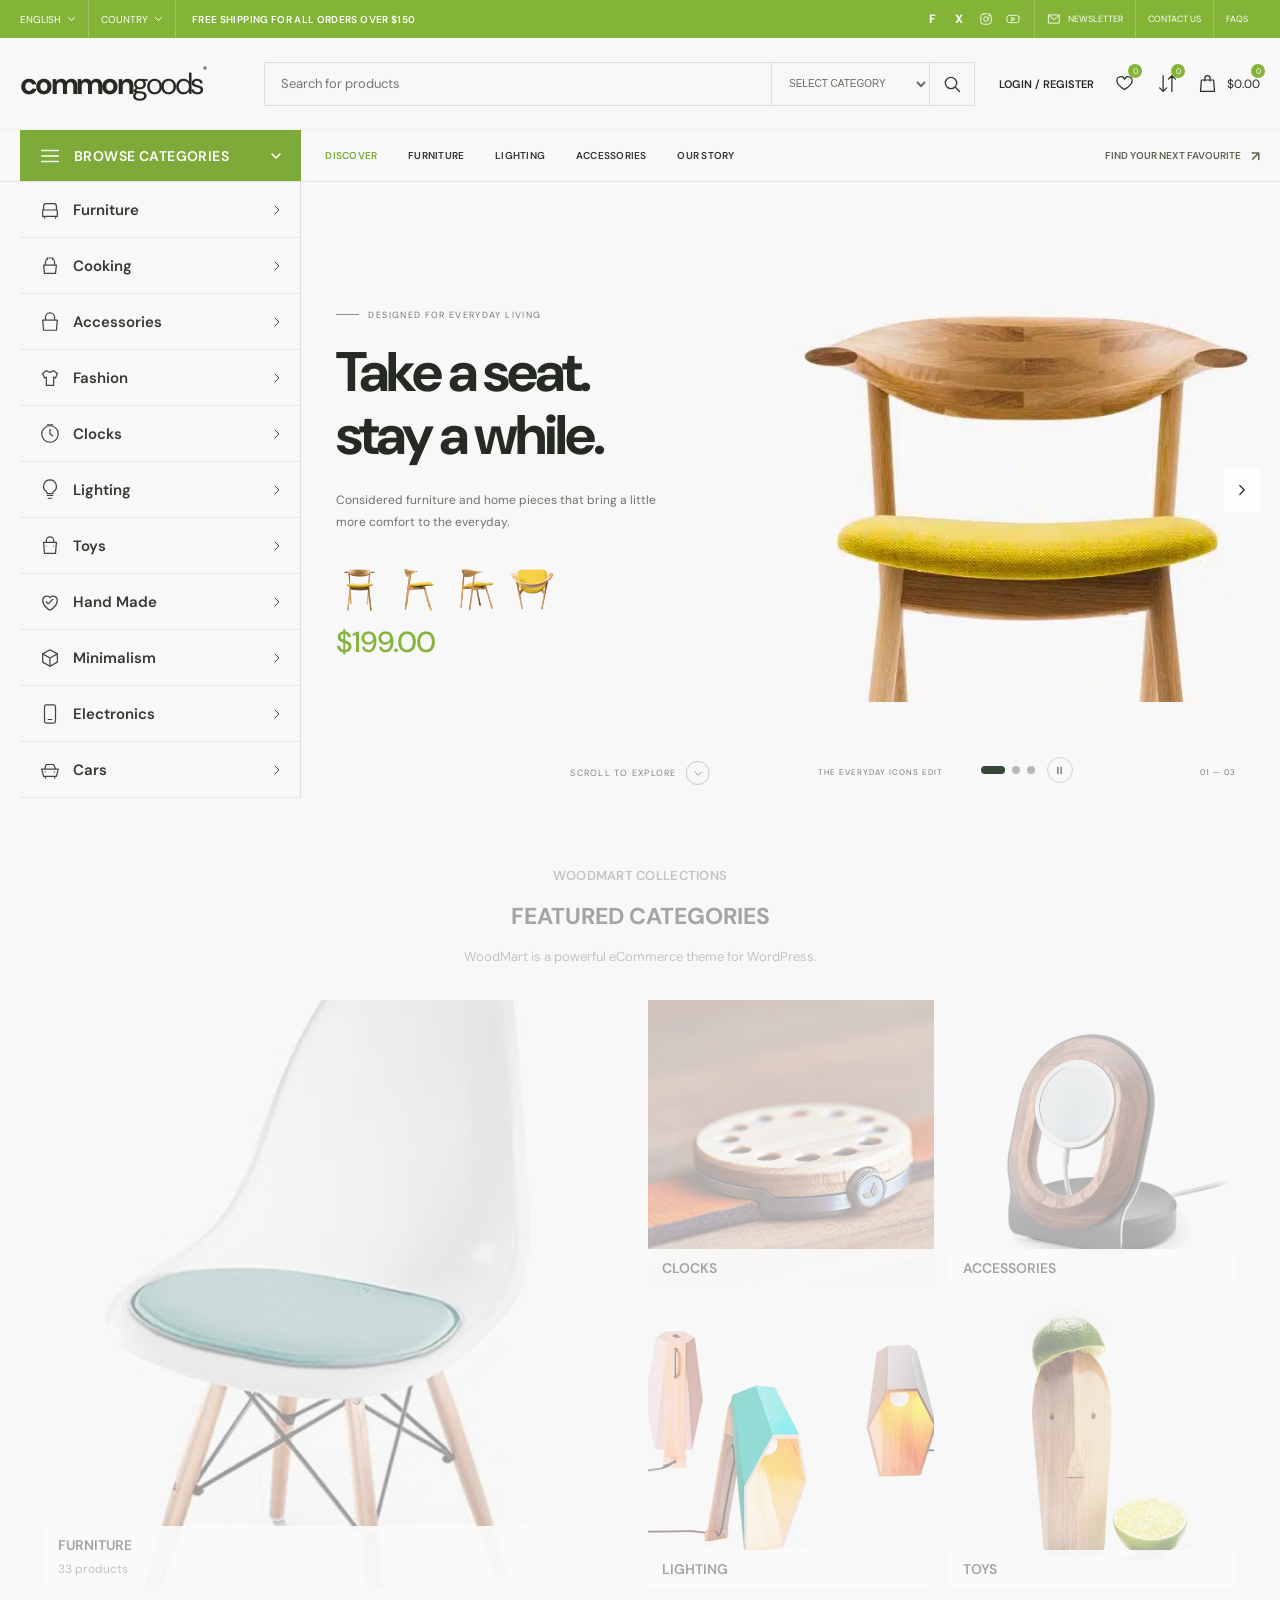
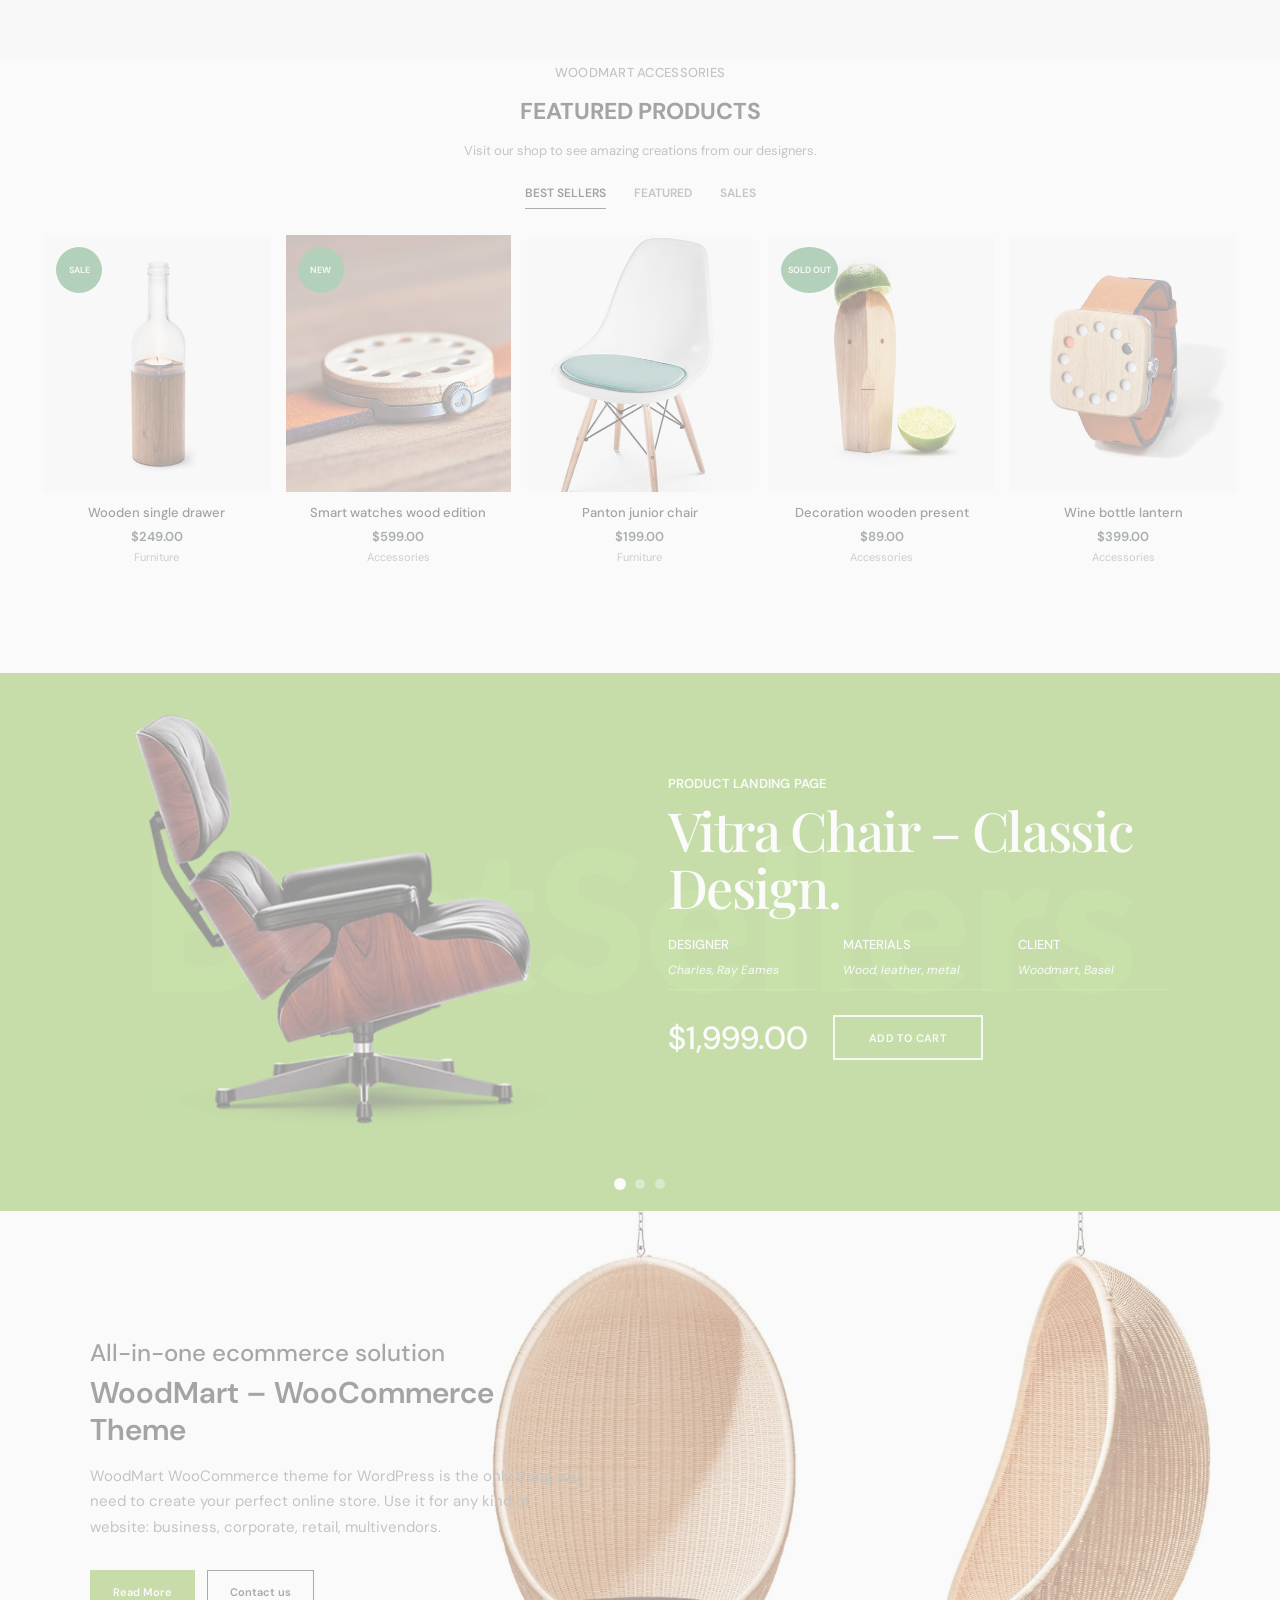
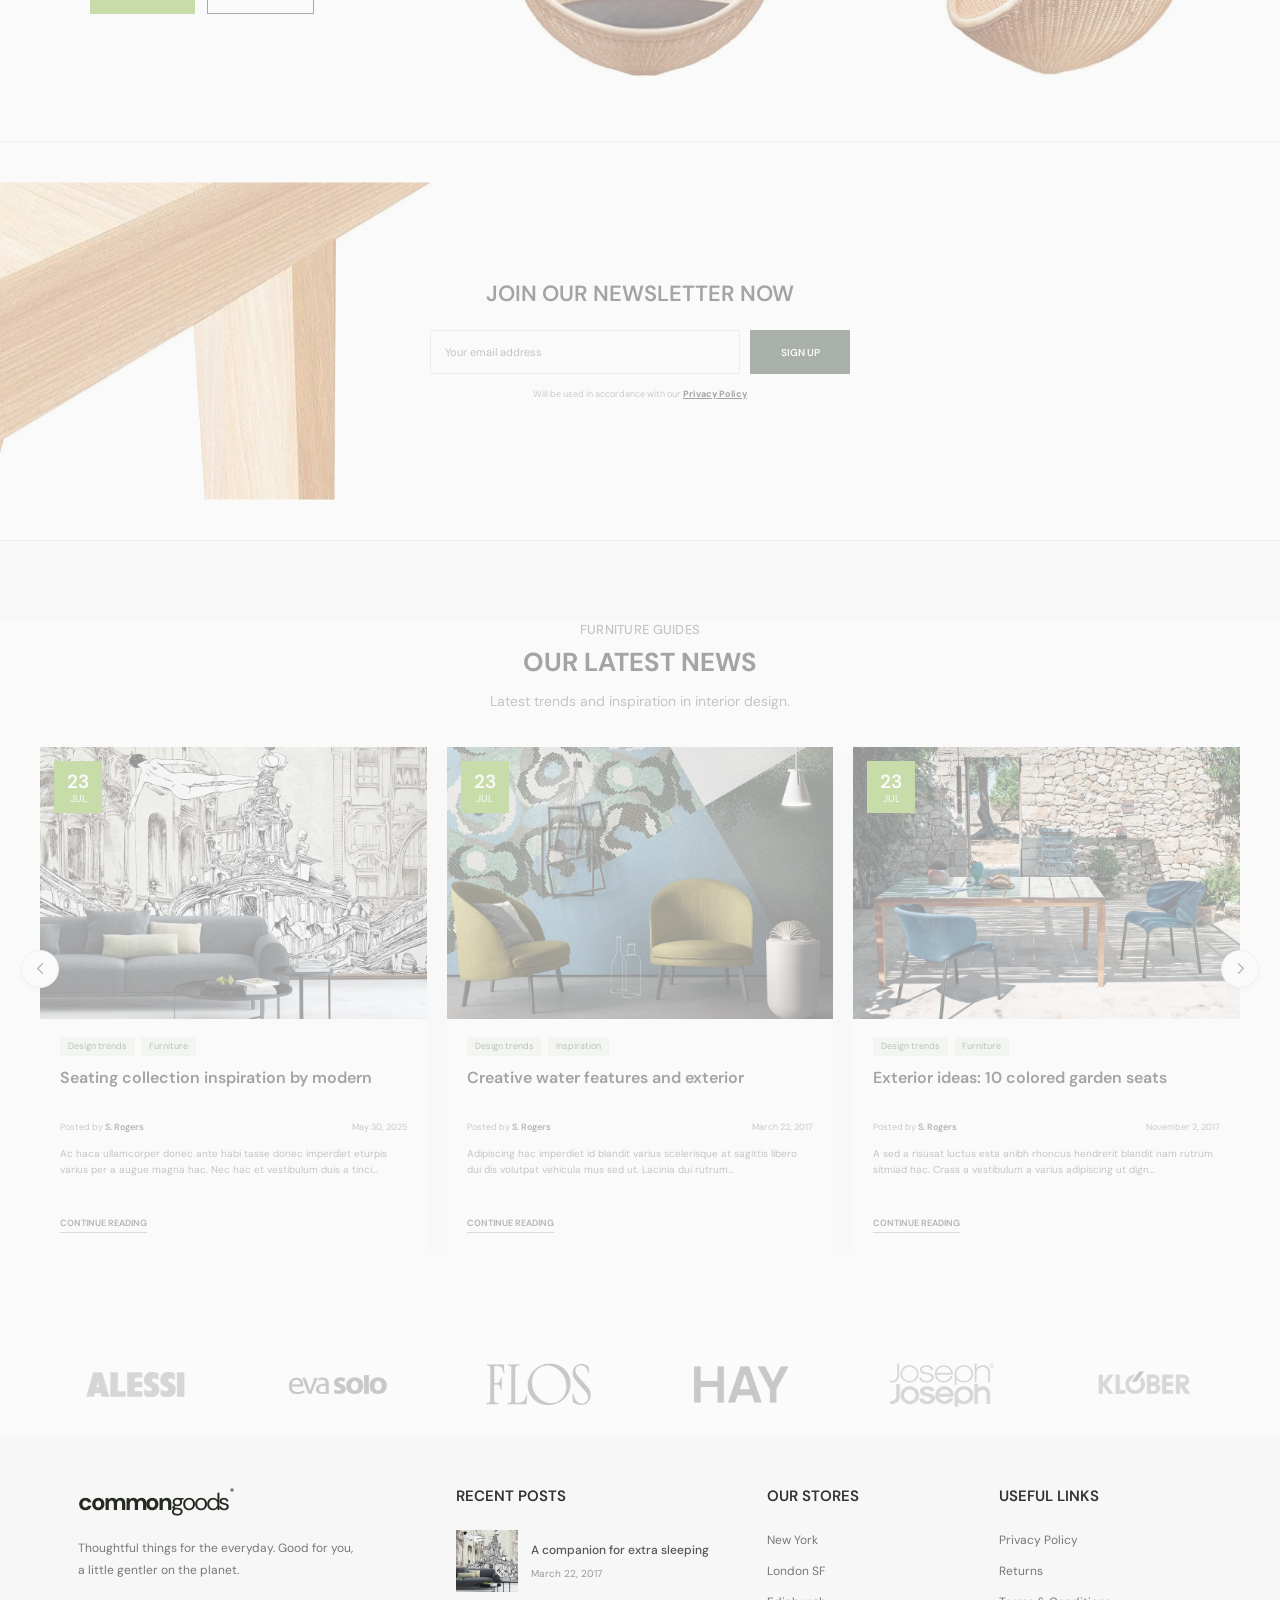
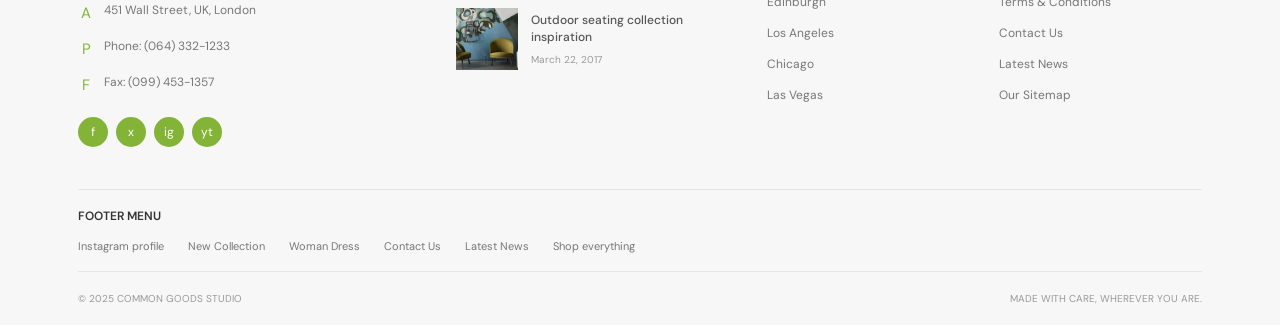
<file: index.html>
<!doctype html>
<html lang="en">
  <head>
    <meta charset="UTF-8" />
    <meta name="viewport" content="width=device-width, initial-scale=1.0" />
    <meta name="theme-color" content="#f8f8f8" />
    <meta
      name="description"
      content="Thoughtful things for the everyday. Discover considered homeware, clothing, and accessories at Common Goods."
    />
    <title>Common Goods — thoughtful things for the everyday</title>
    <link rel="preconnect" href="https://fonts.googleapis.com" />
    <link rel="preconnect" href="https://fonts.gstatic.com" crossorigin />
    <link
      href="https://fonts.googleapis.com/css2?family=DM+Sans:wght@400;500;600;700&family=Playfair+Display:wght@500;600;700&display=swap"
      rel="stylesheet"
    />
    <link rel="stylesheet" href="styles.css?v=18" />
    <script src="app.js?v=9" defer></script>
  </head>
  <body class="home-page">
    <div class="topbar">
      <div class="topbar-inner">
        <div class="topbar-locale" aria-label="Store preferences">
          <button type="button">English <svg viewBox="0 0 12 8" aria-hidden="true"><path d="m2 2 4 4 4-4" /></svg></button>
          <button type="button">Country <svg viewBox="0 0 12 8" aria-hidden="true"><path d="m2 2 4 4 4-4" /></svg></button>
        </div>
        <p class="shipping-message">FREE SHIPPING FOR ALL ORDERS OVER $150</p>
        <div class="topbar-right">
          <div class="topbar-social" aria-label="Social links">
            <a href="#footer" aria-label="Facebook">f</a>
            <a href="#footer" aria-label="X">X</a>
            <a href="#footer" aria-label="Instagram">
              <svg viewBox="0 0 24 24" aria-hidden="true"><rect x="3" y="3" width="18" height="18" rx="5" /><circle cx="12" cy="12" r="4" /><circle cx="17.5" cy="6.5" r=".6" /></svg>
            </a>
            <a href="#footer" aria-label="YouTube">
              <svg viewBox="0 0 24 24" aria-hidden="true"><path d="M22 8.2a2.8 2.8 0 0 0-2-2c-1.8-.5-8-.5-8-.5s-6.2 0-8 .5a2.8 2.8 0 0 0-2 2A29 29 0 0 0 1.5 12 29 29 0 0 0 2 15.8a2.8 2.8 0 0 0 2 2c1.8.5 8 .5 8 .5s6.2 0 8-.5a2.8 2.8 0 0 0 2-2 29 29 0 0 0 .5-3.8 29 29 0 0 0-.5-3.8Z" /><path d="m10 15 5-3-5-3v6Z" /></svg>
            </a>
          </div>
          <a class="topbar-newsletter" href="#newsletter">
            <svg viewBox="0 0 24 24" aria-hidden="true"><path d="M3 5h18v14H3z" /><path d="m3 6 9 7 9-7" /></svg>
            Newsletter
          </a>
          <a href="#footer">Contact us</a>
          <a href="#footer">FAQs</a>
        </div>
      </div>
    </div>

    <header class="site-header">
      <button class="icon-button mobile-menu-button" type="button" aria-label="Open menu" aria-expanded="false">
        <svg viewBox="0 0 24 24" aria-hidden="true"><path d="M3 7h18M3 12h18M3 17h18" /></svg>
      </button>
      <a class="wordmark" href="#" aria-label="Common Goods home">common<span>goods</span><i>®</i></a>
      <form class="header-search-form" role="search">
        <input type="search" placeholder="Search for products" aria-label="Search products" />
        <select class="search-category" aria-label="Choose a product category">
          <option value="All">Select category</option>
          <option value="Furniture">Furniture</option>
          <option value="Lighting">Lighting</option>
          <option value="Accessories">Accessories</option>
        </select>
        <button type="submit" aria-label="Search products">
          <svg viewBox="0 0 24 24" aria-hidden="true"><circle cx="10.8" cy="10.8" r="6.8" /><path d="m16 16 5 5" /></svg>
        </button>
      </form>

      <div class="header-actions">
        <a class="icon-button account-link" href="#footer" aria-label="Your account">
          <span>Login / Register</span>
        </a>
        <button class="icon-button wishlist-header" type="button" aria-label="Wishlist">
          <svg viewBox="0 0 24 24" aria-hidden="true"><path d="M20.7 8.7c0 5.2-8.7 10.1-8.7 10.1S3.3 13.9 3.3 8.7a4.5 4.5 0 0 1 8.7-1.6 4.5 4.5 0 0 1 8.7 1.6Z" /></svg>
          <span class="header-count wishlist-count">0</span>
        </button>
        <button class="icon-button compare-header" type="button" aria-label="Compare">
          <svg viewBox="0 0 24 24" aria-hidden="true"><path d="M7 3v18m0 0-4-4m4 4 4-4M17 21V3m0 0-4 4m4-4 4 4" /></svg>
          <span class="header-count">0</span>
        </button>
        <button class="icon-button cart-toggle" type="button" aria-label="Shopping bag">
          <svg viewBox="0 0 24 24" aria-hidden="true"><path d="M5 8h14l1 13H4L5 8Z" /><path d="M9 9V6a3 3 0 0 1 6 0v3" /></svg>
          <span class="header-count cart-count">0</span>
          <span class="cart-action-label"><strong class="cart-total">$0.00</strong></span>
        </button>
      </div>
    </header>

    <nav class="main-nav" aria-label="Main navigation">
      <div class="nav-inner">
        <div class="category-menu">
          <button class="category-menu-toggle" type="button" aria-expanded="false" aria-controls="category-dropdown">
            <svg viewBox="0 0 24 24" aria-hidden="true"><path d="M3 6h18M3 12h18M3 18h18" /></svg>
            <span>Browse Categories</span>
            <svg class="category-chevron" viewBox="0 0 12 8" aria-hidden="true"><path d="m2 2 4 4 4-4" /></svg>
          </button>
          <div class="category-menu-dropdown" id="category-dropdown" aria-label="Browse categories">
            <a href="furniture.html"><span>Furniture</span><small>33 products</small></a>
            <a href="index.html#shop"><span>Lighting</span><small>17 products</small></a>
            <a href="index.html#shop"><span>Accessories</span><small>12 products</small></a>
            <a href="index.html#shop"><span>Clocks</span><small>12 products</small></a>
            <a href="index.html#shop"><span>Cooking</span><small>12 products</small></a>
            <a href="index.html#shop"><span>Toys</span><small>12 products</small></a>
          </div>
        </div>
        <div class="nav-links">
          <a class="nav-active" href="#shop">Discover</a>
          <a href="furniture.html" data-category="Furniture">Furniture</a>
          <a href="#shop" data-category="Lighting">Lighting</a>
          <a href="#shop" data-category="Accessories">Accessories</a>
          <a href="#story">Our story</a>
        </div>
        <a class="nav-promo" href="#shop">Find your next favourite <span>↗</span></a>
      </div>
    </nav>

    <main>
      <section class="hero" aria-label="Featured furniture" aria-roledescription="carousel">
        <aside class="hero-categories" id="browse-categories" aria-label="Browse categories">
          <button class="hero-categories-toggle" type="button" aria-expanded="false">
            <span>Browse Categories</span><svg viewBox="0 0 12 8" aria-hidden="true"><path d="m2 2 4 4 4-4" /></svg>
          </button>
          <a href="furniture.html" data-category="Furniture">
            <svg viewBox="0 0 24 24" aria-hidden="true"><path d="M5 12V8a3 3 0 0 1 3-3h8a3 3 0 0 1 3 3v4M4 12h16v7H4zM6 19v2m12-2v2" /></svg>
            <span>Furniture</span><svg class="category-item-chevron" viewBox="0 0 12 16" aria-hidden="true"><path d="m3 2 6 6-6 6" /></svg>
          </a>
          <a href="#shop" data-category="Accessories">
            <svg viewBox="0 0 24 24" aria-hidden="true"><path d="M5 11h14l-1 9H6l-1-9Zm2 0V8a5 5 0 0 1 10 0v3M9 5V3m6 2V3" /></svg>
            <span>Cooking</span><svg class="category-item-chevron" viewBox="0 0 12 16" aria-hidden="true"><path d="m3 2 6 6-6 6" /></svg>
          </a>
          <a href="#shop" data-category="Accessories">
            <svg viewBox="0 0 24 24" aria-hidden="true"><path d="M4 10h16l-1 11H5L4 10Zm3 0V7a5 5 0 0 1 10 0v3" /></svg>
            <span>Accessories</span><svg class="category-item-chevron" viewBox="0 0 12 16" aria-hidden="true"><path d="m3 2 6 6-6 6" /></svg>
          </a>
          <a href="#shop" data-category="Accessories">
            <svg viewBox="0 0 24 24" aria-hidden="true"><path d="m4 7 4-3 4 2 4-2 4 3-2 5-2-1v9H8v-9l-2 1-2-5Z" /></svg>
            <span>Fashion</span><svg class="category-item-chevron" viewBox="0 0 12 16" aria-hidden="true"><path d="m3 2 6 6-6 6" /></svg>
          </a>
          <a href="#shop" data-category="Accessories">
            <svg viewBox="0 0 24 24" aria-hidden="true"><circle cx="12" cy="12" r="9" /><path d="M12 7v5l3 2M9 2h6" /></svg>
            <span>Clocks</span><svg class="category-item-chevron" viewBox="0 0 12 16" aria-hidden="true"><path d="m3 2 6 6-6 6" /></svg>
          </a>
          <a href="#shop" data-category="Lighting">
            <svg viewBox="0 0 24 24" aria-hidden="true"><path d="M9 18h6m-5 3h4m-2-20a7 7 0 0 0-4 12.7c.8.6 1 1.3 1 2.3h6c0-1 .2-1.7 1-2.3A7 7 0 0 0 12 1Z" /></svg>
            <span>Lighting</span><svg class="category-item-chevron" viewBox="0 0 12 16" aria-hidden="true"><path d="m3 2 6 6-6 6" /></svg>
          </a>
          <a href="#shop" data-category="Accessories">
            <svg viewBox="0 0 24 24" aria-hidden="true"><path d="M5 8h14l-1 12H6L5 8Zm3 0V6a4 4 0 0 1 8 0v2M8 12h.01M16 12h.01" /></svg>
            <span>Toys</span><svg class="category-item-chevron" viewBox="0 0 12 16" aria-hidden="true"><path d="m3 2 6 6-6 6" /></svg>
          </a>
          <a href="#shop" data-category="Accessories">
            <svg viewBox="0 0 24 24" aria-hidden="true"><path d="M12 21s-8-4.4-8-11a4.5 4.5 0 0 1 8-2.8A4.5 4.5 0 0 1 20 10c0 6.6-8 11-8 11Z" /><path d="m8 12 2 2 5-5" /></svg>
            <span>Hand Made</span><svg class="category-item-chevron" viewBox="0 0 12 16" aria-hidden="true"><path d="m3 2 6 6-6 6" /></svg>
          </a>
          <a href="furniture.html" data-category="Furniture">
            <svg viewBox="0 0 24 24" aria-hidden="true"><path d="m12 3 8 4.5v9L12 21l-8-4.5v-9L12 3Z" /><path d="m4 7.5 8 4.5 8-4.5M12 12v9" /></svg>
            <span>Minimalism</span><svg class="category-item-chevron" viewBox="0 0 12 16" aria-hidden="true"><path d="m3 2 6 6-6 6" /></svg>
          </a>
          <a href="#shop" data-category="Accessories">
            <svg viewBox="0 0 24 24" aria-hidden="true"><rect x="6" y="2" width="12" height="20" rx="2" /><path d="M10 18h4" /></svg>
            <span>Electronics</span><svg class="category-item-chevron" viewBox="0 0 12 16" aria-hidden="true"><path d="m3 2 6 6-6 6" /></svg>
          </a>
          <a href="#shop" data-category="All">
            <svg viewBox="0 0 24 24" aria-hidden="true"><path d="M3 11h18l-2 8H5l-2-8Zm3 0 2-5h8l2 5M7 19v2m10-2v2M7 14h.01M17 14h.01" /></svg>
            <span>Cars</span><svg class="category-item-chevron" viewBox="0 0 12 16" aria-hidden="true"><path d="m3 2 6 6-6 6" /></svg>
          </a>
        </aside>
        <div class="hero-copy" aria-live="polite">
          <p class="eyebrow"><span class="eyebrow-line"></span><span class="hero-eyebrow-text">Designed for everyday living</span></p>
          <h1><span class="hero-title-line">Take a seat.</span><br /><em class="hero-title-emphasis">stay a while.</em></h1>
          <p class="hero-description">Considered furniture and home pieces that bring a little more comfort to the everyday.</p>
          <div class="hero-variants">
            <img src="img/swatch-main-demo-light-slider-x2-compressed.png" alt="Four views of the ashwood rocking chair" />
          </div>
          <a class="hero-price" href="#shop" aria-label="Shop the featured chair, $199">$199.00</a>
        </div>
        <div class="hero-visual">
          <img
            src="img/slider-main-demo-1.jpg.webp"
            alt="Sculptural ashwood rocking chair with a golden yellow seat"
            fetchpriority="high"
          />
          <div class="hero-image-label"><span>THE EVERYDAY ICONS EDIT</span><span class="hero-slide-count">01 — 03</span></div>
          <button class="hero-arrow hero-arrow-next" type="button" aria-label="Next featured item">
            <svg viewBox="0 0 24 24" aria-hidden="true"><path d="m9 18 6-6-6-6" /></svg>
          </button>
          <div class="hero-pagination" role="group" aria-label="Choose featured item">
            <button type="button" class="pagination-active" aria-label="Show slide 1" aria-current="true"></button>
            <button type="button" aria-label="Show slide 2"></button>
            <button type="button" aria-label="Show slide 3"></button>
            <button type="button" class="hero-autoplay-toggle" aria-label="Pause slideshow">
              <svg viewBox="0 0 24 24" aria-hidden="true"><path d="M9 6v12m6-12v12" /></svg>
            </button>
          </div>
        </div>
        <a class="hero-scroll-cue" href="#collections" aria-label="Scroll down to explore">
          <span>Scroll to explore</span><i aria-hidden="true"><svg viewBox="0 0 24 24"><path d="m6 9 6 6 6-6" /></svg></i>
        </a>
      </section>

      <section class="featured-categories" id="collections" aria-labelledby="collections-title">
        <div class="featured-categories-heading">
          <p>WoodMart Collections</p>
          <h2 id="collections-title">Featured Categories</h2>
          <span>WoodMart is a powerful eCommerce theme for WordPress.</span>
        </div>
        <div class="featured-category-grid">
          <a href="#shop" class="featured-category-card featured-category-card--large" data-category="Furniture">
            <span class="featured-category-image"><img src="img/slider-main-demo-2-light-opt.jpg.webp" alt="White molded chair with a soft teal seat and oak legs" loading="lazy" /></span>
            <span class="featured-category-title">Furniture<span class="featured-category-product-count">33 products</span></span>
          </a>
          <a href="#shop" class="featured-category-card" data-category="Accessories">
            <span class="featured-category-image"><img src="img/product-accessories-new-1.jpg" alt="Wooden wristwatch with a natural dial" loading="lazy" /></span>
            <span class="featured-category-title">Clocks</span>
          </a>
          <a href="#shop" class="featured-category-card" data-category="Accessories">
            <span class="featured-category-image"><img src="img/iphone-dock-1-1.jpg" alt="Walnut wireless phone charging stand" loading="lazy" /></span>
            <span class="featured-category-title">Accessories</span>
          </a>
          <a href="#shop" class="featured-category-card" data-category="Lighting">
            <span class="featured-category-image"><img src="img/lamp-new-opt-2.png.webp" alt="Sculptural lamps in softly colored finishes" loading="lazy" /></span>
            <span class="featured-category-title">Lighting</span>
          </a>
          <a href="#shop" class="featured-category-card" data-category="All">
            <span class="featured-category-image"><img src="img/product-accessories-10.jpg" alt="Hand-carved wooden figure with a lime-green accent" loading="lazy" /></span>
            <span class="featured-category-title">Toys</span>
          </a>
        </div>
      </section>

      <section class="product-section" id="shop" aria-labelledby="products-title">
        <div class="section-heading">
          <p class="product-section-kicker">WoodMart Accessories</p>
          <h2 id="products-title">Featured Products</h2>
          <p class="product-section-description">Visit our shop to see amazing creations from our designers.</p>
          <div class="filter-tabs product-tabs" role="tablist" aria-label="Product collections">
            <button class="product-tab active" id="tab-best-sellers" type="button" role="tab" aria-selected="true" data-product-tab="Best Sellers">Best Sellers</button>
            <button class="product-tab" id="tab-featured" type="button" role="tab" aria-selected="false" data-product-tab="Featured">Featured</button>
            <button class="product-tab" id="tab-sales" type="button" role="tab" aria-selected="false" data-product-tab="Sales">Sales</button>
          </div>
        </div>
        <div class="product-carousel">
          <button class="product-carousel-arrow product-carousel-prev" type="button" data-tab-step="-1" aria-label="Previous product collection">
            <svg viewBox="0 0 24 24" aria-hidden="true"><path d="m15 5-7 7 7 7" /></svg>
          </button>
          <div class="product-grid" role="tabpanel" aria-labelledby="tab-best-sellers" aria-live="polite"></div>
          <div class="empty-state" hidden>No lovely things found. Try another search.</div>
          <button class="product-carousel-arrow product-carousel-next" type="button" data-tab-step="1" aria-label="Next product collection">
            <svg viewBox="0 0 24 24" aria-hidden="true"><path d="m9 5 7 7-7 7" /></svg>
          </button>
        </div>
      </section>

      <section class="product-landing" aria-label="Featured designer products" aria-roledescription="carousel">
        <div class="landing-slider" aria-live="polite">
          <article class="landing-slide is-active" data-landing-slide="0" style="--slide-accent:#ffffff; --slide-bg:#7ab532" aria-hidden="false">
            <div class="landing-copy">
              <p class="landing-kicker"><span></span> Product landing page</p>
              <h2>Vitra Chair <em>– Classic Design.</em></h2>
              <div class="landing-specs">
                <div><span>Designer</span><strong>Charles, Ray Eames</strong></div>
                <div><span>Materials</span><strong>Wood, leather, metal</strong></div>
                <div><span>Client</span><strong>Woodmart, Basel</strong></div>
              </div>
              <div class="landing-buy"><strong>$1,999.00</strong><button class="landing-add" type="button" data-landing-add="vitra">Add to cart <span aria-hidden="true">↗</span></button></div>
            </div>
            <div class="landing-art"><img src="img/chair-new-shadow-opt-4.png.webp" alt="Classic lounge chair in dark leather and walnut" fetchpriority="low" /></div>
          </article>
          <article class="landing-slide" data-landing-slide="1" style="--slide-accent:#ffffff; --slide-bg:#7ab532" aria-hidden="true" inert>
            <div class="landing-copy">
              <p class="landing-kicker"><span></span> Product landing page</p>
              <h2>Woodspot <em>–<br /> Lamp by Seletti.</em></h2>
              <div class="landing-specs">
                <div><span>Designer</span><strong>Ghislain Magrite</strong></div>
                <div><span>Materials</span><strong>Wood, leather, metal</strong></div>
                <div><span>Client</span><strong>Woodmart, Basel</strong></div>
              </div>
              <div class="landing-buy"><strong>$240.00</strong><button class="landing-add" type="button" data-landing-add="lamp">Add to cart <span aria-hidden="true">↗</span></button></div>
            </div>
            <div class="landing-art"><img src="img/lamp-new-opt-2.png.webp" alt="Colorful sculptural Woodspot table lamps" loading="lazy" /></div>
          </article>
          <article class="landing-slide" data-landing-slide="2" style="--slide-accent:#ffffff; --slide-bg:#7ab532" aria-hidden="true" inert>
            <div class="landing-copy">
              <p class="landing-kicker"><span></span> Product landing page</p>
              <h2>Woodspot <em>–<br /> Modern Pattern.</em></h2>
              <div class="landing-specs">
                <div><span>Designer</span><strong>Ray Eames, Charles</strong></div>
                <div><span>Materials</span><strong>Metal, wood, polymer</strong></div>
                <div><span>Client</span><strong>Woodmart, Basel</strong></div>
              </div>
              <div class="landing-buy"><strong>$299.00</strong><button class="landing-add" type="button" data-landing-add="pattern">Add to cart <span aria-hidden="true">↗</span></button></div>
            </div>
            <div class="landing-art"><img src="img/slide-3-on-green-sized-opt.png.webp" alt="Geometric wood and honeycomb modern pattern furniture" loading="lazy" /></div>
          </article>
        </div>
        <div class="landing-controls" role="group" aria-label="Choose a featured product">
          <div class="landing-dots">
            <button type="button" class="landing-dot is-active" data-landing-go="0" aria-label="Show Vitra Chair slide" aria-current="true"></button>
            <button type="button" class="landing-dot" data-landing-go="1" aria-label="Show Woodspot lamp slide"></button>
            <button type="button" class="landing-dot" data-landing-go="2" aria-label="Show Woodspot modern pattern slide"></button>
          </div>
        </div>
      </section>

      <section class="all-in-one" id="woodmart-theme" aria-labelledby="all-in-one-title">
        <img class="all-in-one-image" src="img/main-egg-chair.jpg.webp" alt="Two hanging rattan swing chairs with dark cushions" loading="lazy" />
        <div class="all-in-one-content">
          <p class="all-in-one-kicker">All-in-one ecommerce solution</p>
          <h2 id="all-in-one-title">WoodMart – WooCommerce Theme</h2>
          <p class="all-in-one-description">WoodMart WooCommerce theme for WordPress is the only thing you need to create your perfect online store. Use it for any kind of website: business, corporate, retail, multivendors.</p>
          <div class="all-in-one-actions">
            <a class="all-in-one-primary" href="https://woodmart.xtemos.com/about-us-3/">Read More</a>
            <a class="all-in-one-secondary" href="https://woodmart.xtemos.com/contact-us/">Contact us</a>
          </div>
        </div>
      </section>

      <section class="join-newsletter" id="newsletter" aria-labelledby="join-newsletter-title">
        <img class="join-newsletter-image" src="img/newsletter-new.jpg.webp" alt="Wooden table surface" loading="lazy" />
        <div class="join-newsletter-content">
          <h2 id="join-newsletter-title">JOIN OUR NEWSLETTER NOW</h2>
          <form class="newsletter-form join-newsletter-form">
            <div class="join-newsletter-email">
              <input type="email" id="email-address" placeholder="Your email address" aria-label="Your email address" required />
              <button type="submit">Sign up</button>
            </div>
            <p class="join-newsletter-privacy">Will be used in accordance with our <a href="https://woodmart.xtemos.com/home/#"><strong>Privacy Policy</strong></a></p>
          </form>
        </div>
      </section>

      <section class="latest-news" id="latest-news" aria-labelledby="latest-news-title">
        <header class="latest-news-heading">
          <p class="latest-news-kicker">Furniture Guides</p>
          <h2 id="latest-news-title">Our Latest News</h2>
          <p>Latest trends and inspiration in interior design.</p>
        </header>
        <div class="news-carousel" role="region" aria-label="Latest articles">
          <button class="news-arrow news-arrow-prev" type="button" aria-label="Previous articles"><svg viewBox="0 0 24 24" aria-hidden="true"><path d="m15 5-7 7 7 7" /></svg></button>
          <div class="news-viewport" tabindex="0">
            <div class="news-track">
              <article class="news-card">
                <div class="news-image"><img src="img/blog-grid-9.jpg.webp" alt="A contemporary sofa in front of a hand-drawn architectural mural" loading="lazy" /><time datetime="2025-07-23"><span>23</span> Jul</time></div>
                <div class="news-card-content"><div class="news-categories"><a href="#latest-news">Design trends</a><a href="#latest-news">Furniture</a></div><h3><a href="#latest-news">Seating collection inspiration by modern</a></h3><div class="news-meta"><span>Posted by <strong>S. Rogers</strong></span><time datetime="2025-05-30">May 30, 2025</time></div><p>Ac haca ullamcorper donec ante habi tasse donec imperdiet eturpis varius per a augue magna hac. Nec hac et vestibulum duis a tinci…</p><a class="news-read-more" href="#latest-news">Continue reading</a></div>
              </article>
              <article class="news-card">
                <div class="news-image"><img src="img/blog-grid-13.jpg.webp" alt="Sculptural green chairs in a colorful tiled interior" loading="lazy" /><time datetime="2017-07-23"><span>23</span> Jul</time></div>
                <div class="news-card-content"><div class="news-categories"><a href="#latest-news">Design trends</a><a href="#latest-news">Inspiration</a></div><h3><a href="#latest-news">Creative water features and exterior</a></h3><div class="news-meta"><span>Posted by <strong>S. Rogers</strong></span><time datetime="2017-03-22">March 22, 2017</time></div><p>Adipiscing hac imperdiet id blandit varius scelerisque at sagittis libero dui dis volutpat vehicula mus sed ut. Lacinia dui rutrum…</p><a class="news-read-more" href="#latest-news">Continue reading</a></div>
              </article>
              <article class="news-card">
                <div class="news-image"><img src="img/blog-grid-12.jpg.webp" alt="Outdoor dining furniture among stone garden walls" loading="lazy" /><time datetime="2017-07-23"><span>23</span> Jul</time></div>
                <div class="news-card-content"><div class="news-categories"><a href="#latest-news">Design trends</a><a href="#latest-news">Furniture</a></div><h3><a href="#latest-news">Exterior ideas: 10 colored garden seats</a></h3><div class="news-meta"><span>Posted by <strong>S. Rogers</strong></span><time datetime="2017-11-02">November 2, 2017</time></div><p>A sed a risusat luctus esta anibh rhoncus hendrerit blandit nam rutrum sitmiad hac. Crass a vestibulum a varius adipiscing ut dign…</p><a class="news-read-more" href="#latest-news">Continue reading</a></div>
              </article>
              <article class="news-card">
                <div class="news-image"><img src="img/blog-grid-7.jpg.webp" alt="A fresh green interior with patterned walls and plants" loading="lazy" /><time datetime="2025-07-23"><span>23</span> Jul</time></div>
                <div class="news-card-content"><div class="news-categories"><a href="#latest-news">Design trends</a><a href="#latest-news">Hand made</a></div><h3><a href="#latest-news">Green interior design inspiration</a></h3><div class="news-meta"><span>Posted by <strong>S. Rogers</strong></span><time datetime="2026-06-15">June 15, 2026</time></div><p>Modern Atlanta homes impress with a harmony of light, space, and eco-materials. Each project reflects the unique character of its …</p><a class="news-read-more" href="#latest-news">Continue reading</a></div>
              </article>
            </div>
          </div>
          <button class="news-arrow news-arrow-next" type="button" aria-label="Next articles"><svg viewBox="0 0 24 24" aria-hidden="true"><path d="m9 5 7 7-7 7" /></svg></button>
        </div>
      </section>

      <section class="brand-strip" aria-label="Featured brands">
        <div class="brand-carousel">
          <button class="brand-arrow brand-arrow-prev" type="button" aria-label="Previous brand"><svg viewBox="0 0 24 24" aria-hidden="true"><path d="m15 5-7 7 7 7" /></svg></button>
          <div class="brand-viewport" tabindex="0">
            <div class="brand-track">
              <div class="brand-slide"><a href="https://woodmart.xtemos.com/brand/alessi/" aria-label="Alessi"><img src="img/brand-alessi.png" alt="Alessi" loading="lazy" /></a></div>
              <div class="brand-slide"><a href="https://woodmart.xtemos.com/brand/eva-solo/" aria-label="Eva Solo"><img src="img/brand-Eva-Solo.png" alt="Eva Solo" loading="lazy" /></a></div>
              <div class="brand-slide"><a href="https://woodmart.xtemos.com/brand/flos/" aria-label="Flos"><img src="img/brand-flos.png" alt="Flos" loading="lazy" /></a></div>
              <div class="brand-slide"><a href="https://woodmart.xtemos.com/brand/hay/" aria-label="HAY"><img src="img/brand-hay.png" alt="HAY" loading="lazy" /></a></div>
              <div class="brand-slide"><a href="https://woodmart.xtemos.com/brand/joseph-joseph/" aria-label="Joseph Joseph"><img src="img/brand-Joseph-Joseph.png" alt="Joseph Joseph" loading="lazy" /></a></div>
              <div class="brand-slide"><a href="https://woodmart.xtemos.com/brand/klober/" aria-label="Klobe"><img src="img/klobe2r.png" alt="Klobe" loading="lazy" /></a></div>
              <div class="brand-slide"><a href="https://woodmart.xtemos.com/brand/louis-poulsen/" aria-label="Louis Poulsen"><img src="img/brand-Louis-Poulsen.png.webp" alt="Louis Poulsen" loading="lazy" /></a></div>
              <div class="brand-slide"><a href="https://woodmart.xtemos.com/brand/magisso/" aria-label="Magisso"><img src="img/brand-Magisso.png" alt="Magisso" loading="lazy" /></a></div>
              <div class="brand-slide"><a href="https://woodmart.xtemos.com/brand/niche/" aria-label="Niche Modern"><img src="img/nichemodern.png" alt="Niche Modern" loading="lazy" /></a></div>
              <div class="brand-slide"><a href="https://woodmart.xtemos.com/brand/packit/" aria-label="PackIt"><img src="img/brand-PackIt.png" alt="PackIt" loading="lazy" /></a></div>
              <div class="brand-slide"><a href="https://woodmart.xtemos.com/brand/rosenthal/" aria-label="Rosenthal"><img src="img/brand-Rosenthal.png.webp" alt="Rosenthal" loading="lazy" /></a></div>
              <div class="brand-slide"><a href="https://woodmart.xtemos.com/brand/vitra/" aria-label="Vitra"><img src="img/brand-witra.png" alt="Vitra" loading="lazy" /></a></div>
            </div>
          </div>
          <button class="brand-arrow brand-arrow-next" type="button" aria-label="Next brand"><svg viewBox="0 0 24 24" aria-hidden="true"><path d="m9 5 7 7-7 7" /></svg></button>
        </div>
      </section>
</main>

    <footer class="site-footer reference-footer" id="footer">
      <div class="footer-main">
        <section class="footer-widget footer-contact">
          <a class="wordmark footer-wordmark" href="#" aria-label="Common Goods home">common<span>goods</span><i>®</i></a>
          <p class="footer-description">Thoughtful things for the everyday. Good for you, a little gentler on the planet.</p>
          <ul class="footer-contact-list">
            <li><span class="footer-icon">A</span><span>451 Wall Street, UK, London</span></li>
            <li><span class="footer-icon">P</span><span>Phone: (064) 332-1233</span></li>
            <li><span class="footer-icon">F</span><span>Fax: (099) 453-1357</span></li>
          </ul>
          <div class="footer-social"><a href="#footer" aria-label="Facebook">f</a><a href="#footer" aria-label="Twitter">x</a><a href="#footer" aria-label="Instagram">ig</a><a href="#footer" aria-label="YouTube">yt</a></div>
        </section>
        <section class="footer-widget"><h3>Recent posts</h3>
          <a class="footer-post" href="#latest-news"><img src="img/blog-grid-9.jpg.webp" alt="" /><span><strong>A companion for extra sleeping</strong><small>March 22, 2017</small></span></a>
          <a class="footer-post" href="#latest-news"><img src="img/blog-grid-13.jpg.webp" alt="" /><span><strong>Outdoor seating collection inspiration</strong><small>March 22, 2017</small></span></a>
        </section>
        <section class="footer-widget"><h3>Our stores</h3><ul class="footer-links"><li><a href="#footer">New York</a></li><li><a href="#footer">London SF</a></li><li><a href="#footer">Edinburgh</a></li><li><a href="#footer">Los Angeles</a></li><li><a href="#footer">Chicago</a></li><li><a href="#footer">Las Vegas</a></li></ul></section>
        <section class="footer-widget"><h3>Useful links</h3><ul class="footer-links"><li><a href="#footer">Privacy Policy</a></li><li><a href="#footer">Returns</a></li><li><a href="#footer">Terms &amp; Conditions</a></li><li><a href="#footer">Contact Us</a></li><li><a href="#latest-news">Latest News</a></li><li><a href="#footer">Our Sitemap</a></li></ul></section>
      </div>
      <div class="footer-menu"><h3>Footer menu</h3><a href="#footer">Instagram profile</a><a href="#shop">New Collection</a><a href="#shop">Woman Dress</a><a href="#footer">Contact Us</a><a href="#latest-news">Latest News</a><a href="#shop">Shop everything</a></div>
      <div class="footer-bottom"><span>© 2025 Common Goods Studio</span><span>Made with care, wherever you are.</span></div>
    </footer>

    <button class="back-to-top" type="button" aria-label="Back to top" aria-hidden="true" tabindex="-1">
      <svg viewBox="0 0 24 24" aria-hidden="true"><path d="m6 14 6-6 6 6" /></svg>
    </button>
    <div class="drawer-backdrop" hidden></div>
    <aside class="cart-drawer" aria-label="Shopping bag" aria-hidden="true">
      <div class="drawer-heading"><div><span class="eyebrow">YOUR BAG</span><h2>The good stuff <span class="drawer-count">(0)</span></h2></div><button class="drawer-close" type="button" aria-label="Close shopping bag">✕</button></div>
      <div class="cart-items"></div>
      <div class="cart-empty"><span>✳</span><h3>Your bag is taking a breather.</h3><p>Let’s find a few good things for it.</p><button class="button button-dark continue-shopping" type="button">Keep exploring</button></div>
      <div class="cart-summary" hidden><div class="subtotal-row"><span>Subtotal</span><strong>$0.00</strong></div><p>Shipping and any discounts are calculated at checkout.</p><button class="button button-dark checkout-button" type="button">Continue to checkout <span>↗</span></button></div>
    </aside>
    <div class="toast" role="status" aria-live="polite"></div>
  </body>
</html>
</file>
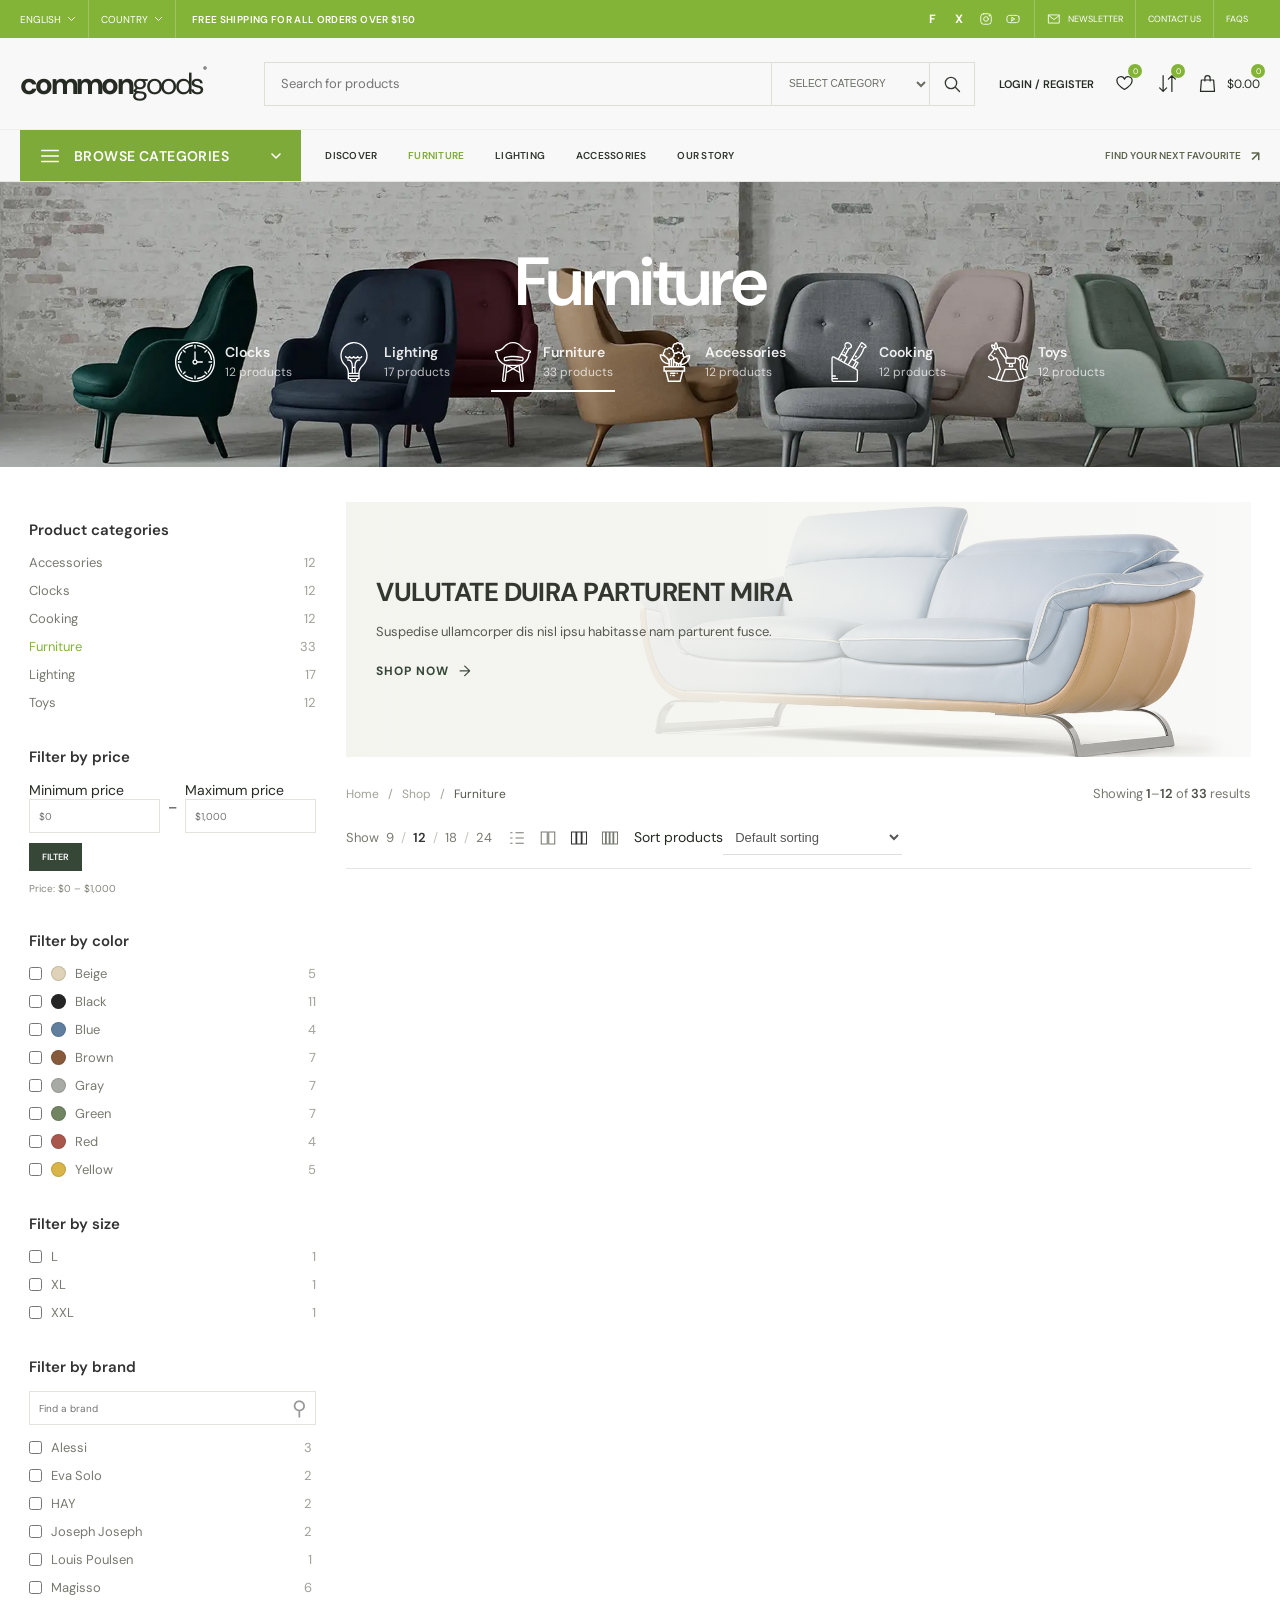
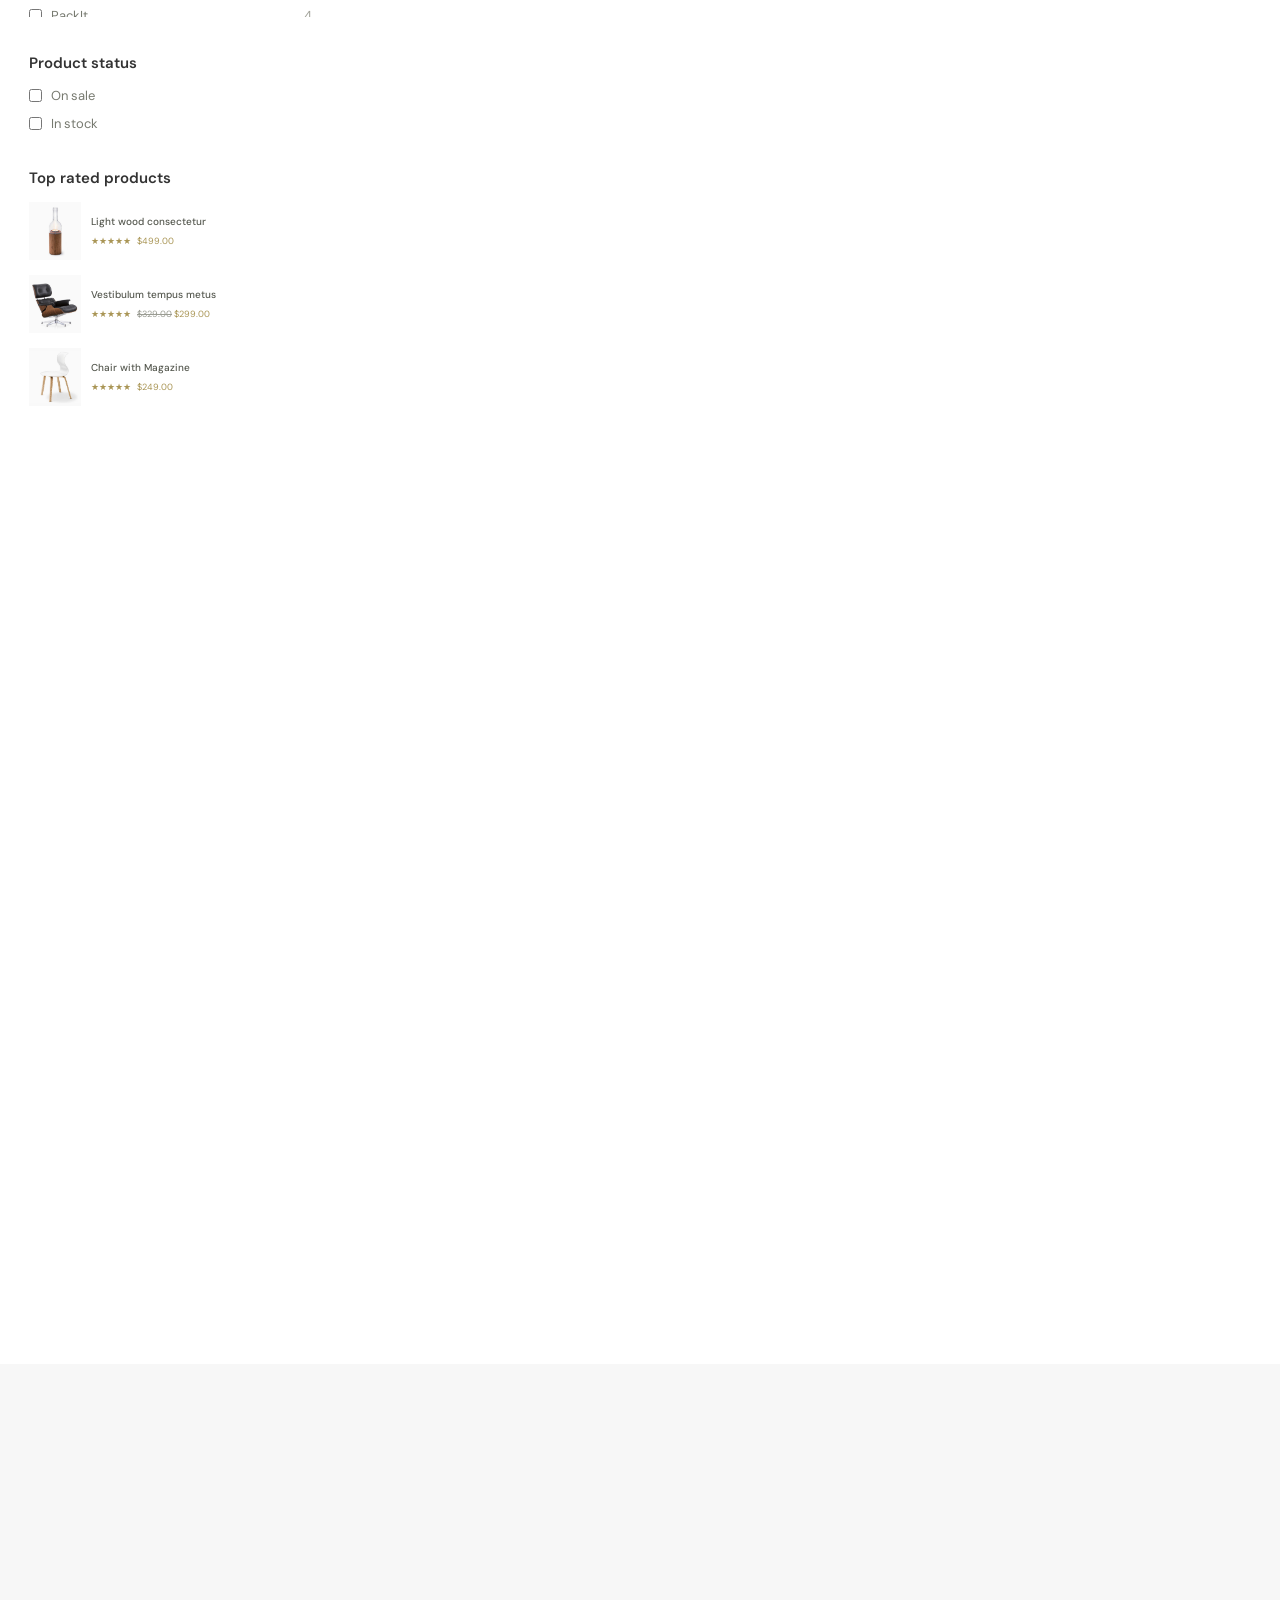
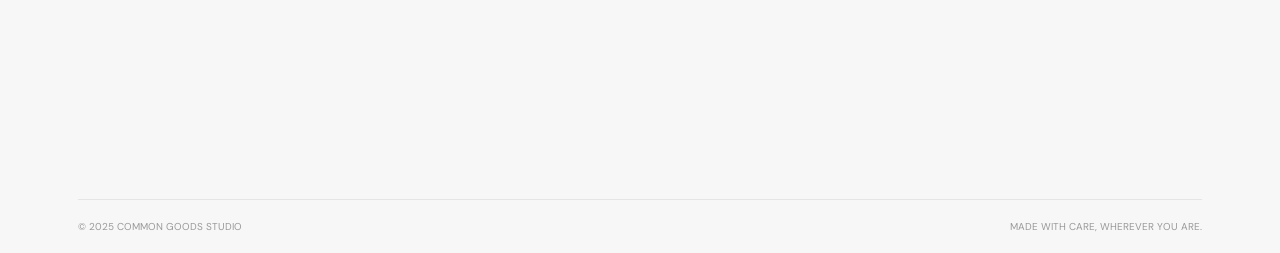
<file: furniture.html>
<!doctype html>
<html lang="en">
  <head>
    <meta charset="UTF-8" />
    <meta name="viewport" content="width=device-width, initial-scale=1.0" />
    <meta name="theme-color" content="#f8f8f8" />
    <meta name="description" content="Explore considered furniture and timeless pieces for every room at Common Goods." />
    <title>Furniture | Common Goods</title>
    <link rel="preconnect" href="https://fonts.googleapis.com" />
    <link rel="preconnect" href="https://fonts.gstatic.com" crossorigin />
    <link href="https://fonts.googleapis.com/css2?family=DM+Sans:wght@400;500;600;700&family=Playfair+Display:wght@500;600;700&display=swap" rel="stylesheet" />
    <link rel="stylesheet" href="styles.css?v=15" />
    <link rel="stylesheet" href="furniture.css" />
    <script src="furniture.js?v=2" defer></script>
  </head>
  <body>
    <div class="topbar">
      <div class="topbar-inner">
        <div class="topbar-locale" aria-label="Store preferences">
          <button type="button">English <svg viewBox="0 0 12 8" aria-hidden="true"><path d="m2 2 4 4 4-4" /></svg></button>
          <button type="button">Country <svg viewBox="0 0 12 8" aria-hidden="true"><path d="m2 2 4 4 4-4" /></svg></button>
        </div>
        <p class="shipping-message">FREE SHIPPING FOR ALL ORDERS OVER $150</p>
        <div class="topbar-right">
          <div class="topbar-social" aria-label="Social links">
            <a href="#footer" aria-label="Facebook">f</a>
            <a href="#footer" aria-label="X">X</a>
            <a href="#footer" aria-label="Instagram">
              <svg viewBox="0 0 24 24" aria-hidden="true"><rect x="3" y="3" width="18" height="18" rx="5" /><circle cx="12" cy="12" r="4" /><circle cx="17.5" cy="6.5" r=".6" /></svg>
            </a>
            <a href="#footer" aria-label="YouTube">
              <svg viewBox="0 0 24 24" aria-hidden="true"><path d="M22 8.2a2.8 2.8 0 0 0-2-2c-1.8-.5-8-.5-8-.5s-6.2 0-8 .5a2.8 2.8 0 0 0-2 2A29 29 0 0 0 1.5 12 29 29 0 0 0 2 15.8a2.8 2.8 0 0 0 2 2c1.8.5 8 .5 8 .5s6.2 0 8-.5a2.8 2.8 0 0 0 2-2 29 29 0 0 0 .5-3.8 29 29 0 0 0-.5-3.8Z" /><path d="m10 15 5-3-5-3v6Z" /></svg>
            </a>
          </div>
          <a class="topbar-newsletter" href="index.html#newsletter">
            <svg viewBox="0 0 24 24" aria-hidden="true"><path d="M3 5h18v14H3z" /><path d="m3 6 9 7 9-7" /></svg>
            Newsletter
          </a>
          <a href="#footer">Contact us</a>
          <a href="#footer">FAQs</a>
        </div>
      </div>
    </div>

    <header class="site-header">
      <button class="icon-button mobile-menu-button" type="button" aria-label="Open menu" aria-expanded="false">
        <svg viewBox="0 0 24 24" aria-hidden="true"><path d="M3 7h18M3 12h18M3 17h18" /></svg>
      </button>
      <a class="wordmark" href="#" aria-label="Common Goods home">common<span>goods</span><i>®</i></a>
      <form class="header-search-form" role="search">
        <input type="search" placeholder="Search for products" aria-label="Search products" />
        <select class="search-category" aria-label="Choose a product category">
          <option value="All">Select category</option>
          <option value="Furniture">Furniture</option>
          <option value="Lighting">Lighting</option>
          <option value="Accessories">Accessories</option>
        </select>
        <button type="submit" aria-label="Search products">
          <svg viewBox="0 0 24 24" aria-hidden="true"><circle cx="10.8" cy="10.8" r="6.8" /><path d="m16 16 5 5" /></svg>
        </button>
      </form>

      <div class="header-actions">
        <a class="icon-button account-link" href="#footer" aria-label="Your account">
          <span>Login / Register</span>
        </a>
        <button class="icon-button wishlist-header" type="button" aria-label="Wishlist">
          <svg viewBox="0 0 24 24" aria-hidden="true"><path d="M20.7 8.7c0 5.2-8.7 10.1-8.7 10.1S3.3 13.9 3.3 8.7a4.5 4.5 0 0 1 8.7-1.6 4.5 4.5 0 0 1 8.7 1.6Z" /></svg>
          <span class="header-count wishlist-count">0</span>
        </button>
        <button class="icon-button compare-header" type="button" aria-label="Compare">
          <svg viewBox="0 0 24 24" aria-hidden="true"><path d="M7 3v18m0 0-4-4m4 4 4-4M17 21V3m0 0-4 4m4-4 4 4" /></svg>
          <span class="header-count">0</span>
        </button>
        <button class="icon-button cart-toggle" type="button" aria-label="Shopping bag">
          <svg viewBox="0 0 24 24" aria-hidden="true"><path d="M5 8h14l1 13H4L5 8Z" /><path d="M9 9V6a3 3 0 0 1 6 0v3" /></svg>
          <span class="header-count cart-count">0</span>
          <span class="cart-action-label"><strong class="cart-total">$0.00</strong></span>
        </button>
      </div>
    </header>

    <nav class="main-nav" aria-label="Main navigation">
      <div class="nav-inner">
        <div class="category-menu">
          <button class="category-menu-toggle" type="button" aria-expanded="false" aria-controls="category-dropdown">
            <svg viewBox="0 0 24 24" aria-hidden="true"><path d="M3 6h18M3 12h18M3 18h18" /></svg>
            <span>Browse Categories</span>
            <svg class="category-chevron" viewBox="0 0 12 8" aria-hidden="true"><path d="m2 2 4 4 4-4" /></svg>
          </button>
          <div class="category-menu-dropdown" id="category-dropdown" aria-label="Browse categories">
            <a href="furniture.html"><span>Furniture</span><small>33 products</small></a>
            <a href="index.html#shop"><span>Lighting</span><small>17 products</small></a>
            <a href="index.html#shop"><span>Accessories</span><small>12 products</small></a>
            <a href="index.html#shop"><span>Clocks</span><small>12 products</small></a>
            <a href="index.html#shop"><span>Cooking</span><small>12 products</small></a>
            <a href="index.html#shop"><span>Toys</span><small>12 products</small></a>
          </div>
        </div>
        <div class="nav-links">
          <a href="index.html#shop">Discover</a>
          <a class="nav-active" href="furniture.html">Furniture</a>
          <a href="index.html#shop" data-category="Lighting">Lighting</a>
          <a href="index.html#shop" data-category="Accessories">Accessories</a>
          <a href="index.html#story">Our story</a>
        </div>
        <a class="nav-promo" href="index.html#shop">Find your next favourite <span>↗</span></a>
      </div>
    </nav>

    <main class="furniture-page">
      <section class="category-title-banner reveal-section" aria-labelledby="category-title">
        <img class="category-title-background" src="img/ref-furniture-title.webp" alt="" aria-hidden="true" />
        <div class="category-title-content">
          <h1 id="category-title">Furniture</h1>
          <nav class="category-nav" id="category-shortcuts" aria-label="Product categories">
            <a href="index.html#shop"><img src="img/ref-cat-clock.svg" alt="" /><span><strong>Clocks</strong><small>12 products</small></span></a>
            <a href="index.html#shop"><img src="img/ref-cat-light-bulb.svg" alt="" /><span><strong>Lighting</strong><small>17 products</small></span></a>
            <a class="active" href="furniture.html"><img src="img/ref-cat-chair.svg" alt="" /><span><strong>Furniture</strong><small>33 products</small></span></a>
            <a href="index.html#shop"><img src="img/ref-cat-flower.svg" alt="" /><span><strong>Accessories</strong><small>12 products</small></span></a>
            <a href="index.html#shop"><img src="img/ref-cat-knives.svg" alt="" /><span><strong>Cooking</strong><small>12 products</small></span></a>
            <a href="index.html#shop"><img src="img/ref-cat-rocking-horse.svg" alt="" /><span><strong>Toys</strong><small>12 products</small></span></a>
          </nav>
        </div>
      </section>

      <section class="furniture-shop" id="furniture-shop" aria-label="Furniture products">
        <div class="shop-layout">
          <aside class="shop-sidebar" id="shop-sidebar" aria-label="Product filters">
            <div class="sidebar-heading"><h2>Filters</h2><button class="filter-close" type="button" aria-label="Close filters">&times;</button></div>
            <section class="filter-group"><h3>Product categories</h3><ul class="filter-category-list"><li><a href="index.html#shop">Accessories <span>12</span></a></li><li><a href="index.html#shop">Clocks <span>12</span></a></li><li><a href="index.html#shop">Cooking <span>12</span></a></li><li class="current"><a href="furniture.html">Furniture <span>33</span></a></li><li><a href="index.html#shop">Lighting <span>17</span></a></li><li><a href="index.html#shop">Toys <span>12</span></a></li></ul></section>
            <section class="filter-group"><h3>Filter by price</h3><div class="price-fields"><label><span class="sr-only">Minimum price</span><input id="min-price" type="number" min="0" placeholder="$0" /></label><span>&ndash;</span><label><span class="sr-only">Maximum price</span><input id="max-price" type="number" min="0" placeholder="$1,000" /></label></div><button class="filter-submit" id="apply-price" type="button">Filter</button><p class="price-range-label">Price: <span id="price-summary">$0 &ndash; $1,000</span></p></section>
            <section class="filter-group"><h3>Filter by color</h3><div class="filter-options"><label><input type="checkbox" name="color" value="Beige" /><i class="color-chip beige"></i> Beige <span>5</span></label><label><input type="checkbox" name="color" value="Black" /><i class="color-chip black"></i> Black <span>11</span></label><label><input type="checkbox" name="color" value="Blue" /><i class="color-chip blue"></i> Blue <span>4</span></label><label><input type="checkbox" name="color" value="Brown" /><i class="color-chip brown"></i> Brown <span>7</span></label><label><input type="checkbox" name="color" value="Gray" /><i class="color-chip gray"></i> Gray <span>7</span></label><label><input type="checkbox" name="color" value="Green" /><i class="color-chip green"></i> Green <span>7</span></label><label><input type="checkbox" name="color" value="Red" /><i class="color-chip red"></i> Red <span>4</span></label><label><input type="checkbox" name="color" value="Yellow" /><i class="color-chip yellow"></i> Yellow <span>5</span></label></div></section>
            <section class="filter-group"><h3>Filter by size</h3><div class="filter-options compact-options"><label><input type="checkbox" name="size" value="L" /> L <span>1</span></label><label><input type="checkbox" name="size" value="XL" /> XL <span>1</span></label><label><input type="checkbox" name="size" value="XXL" /> XXL <span>1</span></label></div></section>
            <section class="filter-group"><h3>Filter by brand</h3><label class="brand-search"><input type="search" id="brand-search" placeholder="Find a brand" aria-label="Find a brand" /><span aria-hidden="true">&#9906;</span></label><div class="filter-options brand-options"><label><input type="checkbox" name="brand" value="Alessi" /> Alessi <span>3</span></label><label><input type="checkbox" name="brand" value="Eva Solo" /> Eva Solo <span>2</span></label><label><input type="checkbox" name="brand" value="HAY" /> HAY <span>2</span></label><label><input type="checkbox" name="brand" value="Joseph Joseph" /> Joseph Joseph <span>2</span></label><label><input type="checkbox" name="brand" value="Louis Poulsen" /> Louis Poulsen <span>1</span></label><label><input type="checkbox" name="brand" value="Magisso" /> Magisso <span>6</span></label><label><input type="checkbox" name="brand" value="PackIt" /> PackIt <span>4</span></label><label><input type="checkbox" name="brand" value="Rosenthal" /> Rosenthal <span>2</span></label><label><input type="checkbox" name="brand" value="Vitra" /> Vitra <span>9</span></label></div></section>
            <section class="filter-group"><h3>Product status</h3><div class="filter-options compact-options"><label><input type="checkbox" id="on-sale" /> On sale</label><label><input type="checkbox" id="in-stock" /> In stock</label></div></section>
            <section class="filter-group top-rated-group"><h3>Top rated products</h3><a class="rated-product" href="#furniture-shop"><img src="img/product-furniture-11.jpg" alt="Light wood chair" /><span><strong>Light wood consectetur</strong><small>★★★★★ &nbsp; $499.00</small></span></a><a class="rated-product" href="#furniture-shop"><img src="img/product-furniture-8.jpg" alt="Modern chair" /><span><strong>Vestibulum tempus metus</strong><small>★★★★★ &nbsp; <s>$329.00</s> $299.00</small></span></a><a class="rated-product" href="#furniture-shop"><img src="img/product-furniture-19-4.jpg" alt="Wooden magazine chair" /><span><strong>Chair with Magazine</strong><small>★★★★★ &nbsp; $249.00</small></span></a></section>
          </aside>

          <div class="shop-main">
            <div class="promo-banner reveal-section"><img src="img/wood-furnit-cat-banner-sofa.jpg" alt="Soft neutral furniture in a sunlit room" loading="lazy" /><div class="promo-banner-copy"><p>VULUTATE DUIRA PARTURENT MIRA</p><span>Suspedise ullamcorper dis nisl ipsu habitasse nam parturent fusce.</span><a href="#product-grid">Shop now <b aria-hidden="true">&rarr;</b></a></div></div>
            <div class="archive-topline">
              <nav class="archive-breadcrumbs" aria-label="Breadcrumb"><a href="index.html">Home</a><span>/</span><a href="index.html#shop">Shop</a><span>/</span><span>Furniture</span></nav>
              <p class="results-count" aria-live="polite">Showing <strong id="result-start">1</strong>&ndash;<strong id="result-end">12</strong> of <strong id="result-total">33</strong> results</p>
            </div>
            <div class="shop-toolbar">
              <button class="filter-toggle" type="button" aria-expanded="false" aria-controls="shop-sidebar"><span aria-hidden="true">&#9776;</span> Show sidebar</button>
              <div class="toolbar-controls">
                <div class="show-count"><span>Show</span><button class="page-size-option" type="button" data-size="9">9</button><i>/</i><button class="page-size-option active" type="button" data-size="12">12</button><i>/</i><button class="page-size-option" type="button" data-size="18">18</button><i>/</i><button class="page-size-option" type="button" data-size="24">24</button></div>
                <div class="view-mode-group" aria-label="Product grid layout"><button class="view-mode" type="button" aria-label="List view" data-view="list"><svg viewBox="0 0 24 24" aria-hidden="true"><path d="M3 5h3m4 0h11M3 12h3m4 0h11M3 19h3m4 0h11" /></svg></button><button class="view-mode" type="button" aria-label="Two columns" data-columns="2"><svg viewBox="0 0 24 24" aria-hidden="true"><path d="M3 4h8v16H3zM13 4h8v16h-8z" /></svg></button><button class="view-mode active" type="button" aria-label="Three columns" data-columns="3"><svg viewBox="0 0 24 24" aria-hidden="true"><path d="M2 4h6v16H2zM9 4h6v16H9zM16 4h6v16h-6z" /></svg></button><button class="view-mode" type="button" aria-label="Four columns" data-columns="4"><svg viewBox="0 0 24 24" aria-hidden="true"><path d="M2 4h4v16H2zM7 4h4v16H7zM12 4h4v16h-4zM17 4h5v16h-5z" /></svg></button></div>
                <label class="sort-label"><span class="sr-only">Sort products</span><select id="sort-products"><option value="default">Default sorting</option><option value="popular">Sort by popularity</option><option value="rating">Sort by average rating</option><option value="newest">Sort by latest</option><option value="price-low">Sort by price: low to high</option><option value="price-high">Sort by price: high to low</option></select></label>
              </div>
            </div>
            <div class="applied-filters" id="applied-filters" hidden></div>
            <div class="category-product-grid" id="product-grid" aria-live="polite"></div>
            <nav class="pagination" aria-label="Product pages"><button type="button" class="page-number active" data-page="1" aria-current="page">1</button><button type="button" class="page-number" data-page="2">2</button><button type="button" class="page-number" data-page="3">3</button><button type="button" class="page-number" data-page="4" hidden>4</button><button type="button" class="page-next" aria-label="Next page" data-page="2">&rarr;</button></nav>
          </div>
        </div>
      </section>
    </main>    <footer class="site-footer reference-footer" id="footer">
      <div class="footer-main">
        <section class="footer-widget footer-contact">
          <a class="wordmark footer-wordmark" href="#" aria-label="Common Goods home">common<span>goods</span><i>®</i></a>
          <p class="footer-description">Thoughtful things for the everyday. Good for you, a little gentler on the planet.</p>
          <ul class="footer-contact-list">
            <li><span class="footer-icon">A</span><span>451 Wall Street, UK, London</span></li>
            <li><span class="footer-icon">P</span><span>Phone: (064) 332-1233</span></li>
            <li><span class="footer-icon">F</span><span>Fax: (099) 453-1357</span></li>
          </ul>
          <div class="footer-social"><a href="#footer" aria-label="Facebook">f</a><a href="#footer" aria-label="Twitter">x</a><a href="#footer" aria-label="Instagram">ig</a><a href="#footer" aria-label="YouTube">yt</a></div>
        </section>
        <section class="footer-widget"><h3>Recent posts</h3>
          <a class="footer-post" href="#latest-news"><img src="img/blog-grid-9.jpg.webp" alt="" /><span><strong>A companion for extra sleeping</strong><small>March 22, 2017</small></span></a>
          <a class="footer-post" href="#latest-news"><img src="img/blog-grid-13.jpg.webp" alt="" /><span><strong>Outdoor seating collection inspiration</strong><small>March 22, 2017</small></span></a>
        </section>
        <section class="footer-widget"><h3>Our stores</h3><ul class="footer-links"><li><a href="#footer">New York</a></li><li><a href="#footer">London SF</a></li><li><a href="#footer">Edinburgh</a></li><li><a href="#footer">Los Angeles</a></li><li><a href="#footer">Chicago</a></li><li><a href="#footer">Las Vegas</a></li></ul></section>
        <section class="footer-widget"><h3>Useful links</h3><ul class="footer-links"><li><a href="#footer">Privacy Policy</a></li><li><a href="#footer">Returns</a></li><li><a href="#footer">Terms &amp; Conditions</a></li><li><a href="#footer">Contact Us</a></li><li><a href="#latest-news">Latest News</a></li><li><a href="#footer">Our Sitemap</a></li></ul></section>
      </div>
      <div class="footer-menu"><h3>Footer menu</h3><a href="#footer">Instagram profile</a><a href="#shop">New Collection</a><a href="#shop">Woman Dress</a><a href="#footer">Contact Us</a><a href="#latest-news">Latest News</a><a href="#shop">Shop everything</a></div>
      <div class="footer-bottom"><span>© 2025 Common Goods Studio</span><span>Made with care, wherever you are.</span></div>
    </footer>

    <button class="back-to-top" type="button" aria-label="Back to top" aria-hidden="true" tabindex="-1">
      <svg viewBox="0 0 24 24" aria-hidden="true"><path d="m6 14 6-6 6 6" /></svg>
    </button>
    <div class="drawer-backdrop" hidden></div>
    <aside class="cart-drawer" aria-label="Shopping bag" aria-hidden="true">
      <div class="drawer-heading"><div><span class="eyebrow">YOUR BAG</span><h2>The good stuff <span class="drawer-count">(0)</span></h2></div><button class="drawer-close" type="button" aria-label="Close shopping bag">✕</button></div>
      <div class="cart-items"></div>
      <div class="cart-empty"><span>✳</span><h3>Your bag is taking a breather.</h3><p>Let’s find a few good things for it.</p><button class="button button-dark continue-shopping" type="button">Keep exploring</button></div>
      <div class="cart-summary" hidden><div class="subtotal-row"><span>Subtotal</span><strong>$0.00</strong></div><p>Shipping and any discounts are calculated at checkout.</p><button class="button button-dark checkout-button" type="button">Continue to checkout <span>↗</span></button></div>
    </aside>
    <div class="toast" role="status" aria-live="polite"></div>
  </body>
</html>
</file>
<file: styles.css>
:root {
  --paper: #f8f8f8;
  --white: #fff;
  --page-gutter: clamp(20px, 1.3vw, 24px);
  --ink: #252a23;
  --muted: #777a70;
  --line: #dfdfd7;
  --green: #364637;
  --sage: #dce2d6;
  --serif: "Playfair Display", Georgia, serif;
  --sans: "DM Sans", Arial, sans-serif;
}

* { box-sizing: border-box; }
html { scroll-behavior: smooth; }
body { margin: 0; color: var(--ink); background: var(--paper); font-family: var(--sans); font-size: 14px; -webkit-font-smoothing: antialiased; }
button, input { font: inherit; }
button, a { -webkit-tap-highlight-color: transparent; }
button { color: inherit; }
a { color: inherit; text-decoration: none; }
img { display: block; width: 100%; }

.topbar { min-height: 38px; background: #83b438; color: #fff; }
.topbar-inner { min-height: 38px; display: flex; align-items: center; gap: 0; padding: 0 var(--page-gutter); }
.topbar-locale, .topbar-right { display: flex; align-items: center; gap: 0; }
.topbar-locale button { height: 38px; display: flex; align-items: center; gap: 6px; padding: 0 12px; border: 0; border-right: 1px solid rgba(255,255,255,.22); background: transparent; color: #fff; font-size: 10px; text-transform: uppercase; cursor: pointer; }
.topbar-locale button:first-child { padding-left: 0; }
.topbar-locale button svg { width: 9px; height: 6px; fill: none; stroke: currentColor; stroke-width: 1.3; stroke-linecap: round; stroke-linejoin: round; }
.shipping-message { margin: 0 auto 0 16px; color: #fff; text-align: left; font-size: 10px; font-weight: 600; letter-spacing: .035em; white-space: nowrap; }
.topbar-right { color: #fff; font-size: 10px; text-transform: uppercase; }
.topbar-social { display: flex; align-items: center; gap: 13px; padding: 0 14px; }
.topbar-social a { min-width: 14px; height: 38px; display: grid; place-items: center; font-size: 12px; font-weight: 700; }
.topbar-social svg, .topbar-newsletter svg { width: 14px; height: 14px; fill: none; stroke: currentColor; stroke-width: 1.5; stroke-linecap: round; stroke-linejoin: round; }
.topbar-right > a { height: 38px; display: flex; align-items: center; gap: 7px; padding: 0 12px; border-left: 1px solid rgba(255,255,255,.22); color: #fff; font-size: 9px; white-space: nowrap; }
.site-header { min-height: 91px; display: grid; grid-template-columns: 220px minmax(0, 1fr) auto; align-items: center; gap: 24px; padding: 0 var(--page-gutter); background: var(--paper); position: relative; z-index: 20; }
.wordmark { font-weight: 700; font-size: 30px; letter-spacing: -.09em; white-space: nowrap; width: fit-content; }
.wordmark span { font-weight: 400; }
.wordmark i { font-style: normal; font-size: 8px; letter-spacing: 0; vertical-align: top; margin-left: 2px; }
.header-search-form { height: 44px; display: flex; align-items: center; border: 1px solid #dedfd8; background: var(--paper); }
.header-search-form input { width: 100%; min-width: 90px; height: 100%; padding: 0 16px; border: 0; outline: 0; color: var(--ink); background: transparent; font-size: 13px; }
.header-search-form select { height: 100%; min-width: 158px; padding: 0 13px; border: 0; border-left: 1px solid #dedfd8; outline: 0; color: #696d63; background: transparent; font-size: 10px; text-transform: uppercase; }
.header-search-form > button { width: 45px; height: 100%; display: flex; flex: 0 0 45px; align-items: center; justify-content: center; padding: 0; border: 0; border-left: 1px solid #dedfd8; color: #353a32; background: transparent; cursor: pointer; }
.header-search-form > button svg { width: 20px; height: 20px; fill: none; stroke: currentColor; stroke-width: 1.6; stroke-linecap: round; }
.header-actions { display: flex; justify-content: flex-end; align-items: center; gap: 17px; }
.header-actions .icon-button { width: auto; height: 40px; display: flex; gap: 7px; padding: 0; color: #252a23; font-size: 11px; }
.header-actions .icon-button svg { width: 21px; height: 21px; }
.header-actions .account-link { font-weight: 600; text-transform: uppercase; white-space: nowrap; }
.header-actions .wishlist-header, .header-actions .compare-header { width: 26px; justify-content: center; }
.header-actions .cart-toggle { gap: 9px; white-space: nowrap; }
.main-nav a { font-size: 10px; transition: opacity .2s; }
.main-nav a:hover, .footer-column a:hover { opacity: .58; }
.icon-button { padding: 0; width: 25px; height: 28px; display: inline-flex; align-items: center; justify-content: center; position: relative; border: 0; background: transparent; cursor: pointer; }
.icon-button svg, .search-form svg { width: 20px; height: 20px; fill: none; stroke: currentColor; stroke-width: 1.4; stroke-linecap: round; stroke-linejoin: round; }
.header-count { position: absolute; top: 0; right: -5px; width: 14px; height: 14px; display: grid; place-items: center; border-radius: 50%; color: white; background: #83b438; font-size: 8px; }
.cart-action-label { display: flex; align-items: center; }
.cart-action-label strong { font-size: 12px; font-weight: 400; }
.mobile-menu-button { display: none; }
.nav-inner { min-height: 53px; display: grid; grid-template-columns: minmax(255px, 22.7%) 1fr auto; align-items: stretch; padding: 0 var(--page-gutter); border-top: 1px solid #eeeeea; border-bottom: 1px solid #e4e5df; background: var(--paper); }
.category-menu { position: relative; }
.category-menu-toggle { width: 100%; height: 100%; display: flex; align-items: center; gap: 13px; padding: 0 19px; color: white; background: #7eaa39; text-align: left; text-decoration: none; text-transform: uppercase; font-size: 14px; font-weight: 600; letter-spacing: .03em; }
.category-menu-toggle > svg:first-child { width: 22px; height: 22px; fill: none; stroke: currentColor; stroke-width: 1.7; stroke-linecap: round; }
.category-menu-toggle .category-chevron { width: 12px; height: 8px; margin-left: auto; fill: none; stroke: currentColor; stroke-width: 1.6; stroke-linecap: round; stroke-linejoin: round; }
.nav-links { display: flex; align-items: center; gap: clamp(19px, 2.4vw, 37px); padding: 0 24px; }
.nav-links a { color: #30342f; font-size: 10px; font-weight: 600; text-transform: uppercase; letter-spacing: .025em; white-space: nowrap; }
.nav-links .nav-active { color: #7eaa39; }
.nav-promo { display: flex; align-items: center; gap: 10px; color: #5b654e; font-size: 9px; font-weight: 600; text-transform: uppercase; white-space: nowrap; }
.nav-promo span { font-size: 14px; }
.drawer-close { border: 0; background: none; cursor: pointer; font-size: 17px; }

.hero { position: relative; min-height: 616px; display: grid; grid-template-columns: minmax(255px, 22.7%) minmax(0, .95fr) minmax(0, 1.05fr); gap: 35px; padding: 0 var(--page-gutter); }
.hero-categories { align-self: stretch; border-right: 1px solid var(--line); }
.hero-categories-toggle { display: none; }
.hero-categories > a { min-height: 56px; display: flex; justify-content: flex-start; align-items: center; gap: 12px; padding: 0 19px; border-bottom: 1px solid #e8e8e1; color: #353a32; font-size: 15px; font-weight: 600; transition: color .2s; }
.hero-categories > a svg { width: 22px; height: 22px; flex: 0 0 22px; fill: none; stroke: #41463f; stroke-width: 1.35; stroke-linecap: round; stroke-linejoin: round; }
.hero-categories > a:hover { color: #74953d; }
.hero-categories > a .category-item-chevron { width: 8px; height: 12px; flex: 0 0 8px; margin-left: auto; color: #9a9d94; stroke-width: 1.5; }
.hero-copy { align-self: center; padding: 0 5% 10px 0; position: relative; z-index: 2; transition: opacity .25s ease, transform .35s ease; }
.eyebrow { margin: 0 0 20px; display: flex; align-items: center; gap: 9px; color: #77796e; font-size: 9px; letter-spacing: .15em; text-transform: uppercase; }
.eyebrow-line { display: inline-block; width: 23px; height: 1px; background: #89907e; }
h1, h2, h3, p { margin-top: 0; }
.hero h1 { margin: 0; font-family: var(--sans); font-size: clamp(42px, 4.35vw, 64px); line-height: 1.13; font-weight: 700; letter-spacing: -.055em; }
h1 em, h2 em { color: #7a846c; font-weight: 500; }
.hero h1 em { color: var(--ink); font-style: normal; font-weight: 700; }
.hero-description { max-width: 350px; margin: 22px 0 26px; color: #6f7269; font-size: 12px; line-height: 1.9; }
.hero-variants { min-height: 57px; display: flex; align-items: center; margin: 14px 0 6px; }
.hero-variants img { width: 220px; max-height: 55px; object-fit: contain; object-position: left center; }
.hero-variants[hidden] { display: none; }
.hero-price { display: inline-block; color: #85b43d; font-size: 29px; font-weight: 500; letter-spacing: -.04em; }
.hero-price:hover { color: #6f9634; }
.button { min-height: 48px; display: inline-flex; justify-content: center; align-items: center; gap: 26px; padding: 0 22px; border: 1px solid transparent; font-size: 10px; letter-spacing: .035em; cursor: pointer; transition: .2s ease; }
.button-dark { color: #fff; background: var(--green); }
.button-dark:hover { background: #222f24; }
.button span { font-size: 15px; }
.hero-note { display: flex; gap: 11px; align-items: center; margin-top: 49px; color: #77796e; font-size: 9px; }
.note-stars { color: #828b6c; letter-spacing: 2px; font-size: 11px; }
.hero-visual { position: relative; min-height: 450px; overflow: hidden; background: var(--paper); }
.hero-visual > img { position: absolute; inset: 0; height: 100%; object-fit: contain; object-position: center; transition: opacity .25s ease, transform .35s ease; }
.hero.is-changing .hero-copy, .hero.is-changing .hero-visual > img { opacity: .35; transform: translateY(5px); }
.hero-visual::after { content: ""; display: none; }
.hero-image-label { position: absolute; z-index: 1; left: 24px; right: 24px; bottom: 21px; display: flex; justify-content: space-between; color: #77796e; font-size: 8px; letter-spacing: .13em; }
.hero-arrow { position: absolute; z-index: 2; top: 50%; width: 36px; height: 44px; display: grid; place-items: center; border: 0; color: var(--ink); background: rgba(255,255,255,.9); cursor: pointer; transform: translateY(-50%); transition: background .2s; }
.hero-arrow:hover { background: #e0e5d7; }
.hero-arrow svg { width: 18px; height: 18px; fill: none; stroke: currentColor; stroke-width: 1.6; stroke-linecap: round; stroke-linejoin: round; }
.hero-arrow-next { right: 0; }
.hero-pagination { position: absolute; z-index: 2; left: 50%; bottom: 15px; display: flex; align-items: center; gap: 7px; transform: translateX(-50%); }
.hero-pagination button { width: 8px; height: 8px; padding: 0; border: 0; border-radius: 50%; background: #b7b8b1; cursor: pointer; transition: width .2s, border-radius .2s, background .2s; }
.hero-pagination button.pagination-active { width: 24px; border-radius: 5px; background: var(--green); }
.hero-pagination button.hero-autoplay-toggle { width: 26px; height: 26px; display: grid; place-items: center; margin-left: 5px; border: 1px solid #d5d7cf; background: var(--paper); }
.hero-autoplay-toggle svg { width: 13px; height: 13px; fill: none; stroke: currentColor; stroke-width: 1.6; stroke-linecap: round; }
.hero-autoplay-toggle.is-paused svg { fill: currentColor; stroke: none; }

.featured-categories { width: calc(100% - 72px); max-width: 1192px; margin: 0 auto; padding: 38px 0 74px; }
.featured-categories-heading { margin: 0 0 31px; text-align: center; }
.featured-categories-heading p { margin: 0 0 10px; color: #777a70; font-size: 13px; font-weight: 600; letter-spacing: .02em; line-height: 24px; text-transform: uppercase; }
.featured-categories-heading h2 { margin: 0; font-family: var(--sans); font-size: 23px; font-weight: 700; letter-spacing: 0; line-height: 36px; text-transform: uppercase; }
.featured-categories-heading > span { display: block; margin-top: 10px; color: #777a70; font-size: 13px; line-height: 25px; }
.featured-category-grid { display: grid; grid-template-columns: repeat(4, minmax(0, 1fr)); grid-template-rows: repeat(2, minmax(0, 1fr)); gap: 15px; aspect-ratio: 2.03 / 1; }
.featured-category-card { position: relative; display: block; min-width: 0; overflow: hidden; aspect-ratio: 1; background: #f7f7f7; color: inherit; }
.featured-category-card--large { grid-column: span 2; grid-row: span 2; aspect-ratio: auto; }
.featured-category-image { position: absolute; inset: 0; display: block; overflow: hidden; background: var(--paper); }
.featured-category-image img { width: 100%; height: 100%; object-fit: cover; transition: transform .45s ease; }
.featured-category-card:hover .featured-category-image img { transform: scale(1.035); }
.featured-category-title { position: absolute; right: 0; bottom: 0; left: 0; display: block; padding: 10px 14px; background: rgba(255, 255, 255, .92); font-size: 14px; font-weight: 600; text-transform: uppercase; }
.featured-category-product-count { display: block; margin-top: 7px; color: #777a70; font-size: 12px; font-weight: 400; text-transform: none; }

.product-section { position: relative; padding: 0 max(36px, calc((100% - 1192px)/2)) 95px; background: #fff; scroll-margin-top: 30px; }
.product-section .section-heading { display: block; margin: 0 0 26px; text-align: center; }
.product-section-kicker { margin: 0 0 8px; color: #777a70; font-size: 13px; font-weight: 500; letter-spacing: .02em; line-height: 24px; text-transform: uppercase; }
.product-section .section-heading h2 { margin: 0; font-family: var(--sans); font-size: 23px; font-weight: 700; letter-spacing: 0; line-height: 36px; text-transform: uppercase; }
.product-section-description { margin: 9px 0 0; color: #777a70; font-size: 13px; line-height: 25px; }
.section-heading h2, .story-copy h2, .newsletter h2 { margin: 0; font-family: var(--serif); font-size: clamp(34px, 4vw, 52px); font-weight: 500; letter-spacing: -.04em; line-height: 1.12; }
.product-section .filter-tabs { display: flex; justify-content: center; gap: 28px; margin-top: 22px; }
.product-tab { padding: 0 0 7px; border: 0; border-bottom: 1px solid transparent; background: none; color: #777a70; font-size: 12px; font-weight: 600; text-transform: uppercase; cursor: pointer; }
.product-tab.active { border-color: var(--green); color: var(--ink); }
.product-carousel { position: relative; }
.product-grid { display: grid; grid-template-columns: repeat(5, minmax(0, 1fr)); align-items: start; gap: 16px; }
.product-card { position: relative; z-index: 0; min-width: 0; background: #fff; transition: box-shadow .2s, transform .2s; }
.product-card:hover, .product-card:focus-within { z-index: 4; box-shadow: 0 2px 14px rgba(0, 0, 0, .13); }
.product-image-wrap { position: relative; overflow: hidden; background: #f7f7f7; aspect-ratio: 290 / 330; }
.product-image-wrap > .product-heart, .product-image-wrap > .quick-add { display: none; }
.product-image, .product-image-hover { position: absolute; inset: 0; width: 100%; height: 100%; object-fit: cover; transition: opacity .25s ease, transform .45s ease; }
.product-image-hover { opacity: 0; }
.product-card:hover .product-image, .product-card:focus-within .product-image { opacity: 0; }
.product-card:hover .product-image-hover, .product-card:focus-within .product-image-hover { opacity: 1; transform: scale(1.025); }
.product-badge { position: absolute; top: 12px; left: 12px; display: grid; min-width: 46px; height: 46px; place-items: center; padding: 0 7px; border-radius: 50%; color: #fff; background: #4c9560; font-size: 9px; font-weight: 600; text-align: center; text-transform: uppercase; }
.product-badge-muted { background: #777a70; }
.product-details { position: relative; padding: 12px 10px 14px; text-align: center; }
.product-meta { display: flex; flex-direction: column; align-items: center; gap: 5px; }
.product-name { margin: 0; font-size: 13px; font-weight: 500; line-height: 1.45; }
.product-price { display: flex; flex-wrap: wrap; justify-content: center; gap: 6px; color: var(--green); font-size: 13px; font-weight: 600; }
.product-price del { color: #999b93; font-weight: 400; }
.product-category { margin: 5px 0 0; color: #8b8d84; font-size: 11px; }
.product-rating { display: block; margin-top: 7px; color: #a99555; font-size: 11px; letter-spacing: .06em; }
.product-rating span { margin-left: 5px; color: #8b8d84; font-size: 10px; letter-spacing: 0; }
.product-hover-details { position: absolute; z-index: 3; top: 100%; right: 0; left: 0; padding: 0 12px 14px; background: #fff; box-shadow: 0 12px 14px rgba(0, 0, 0, .13); opacity: 0; visibility: hidden; transform: translateY(-4px); transition: opacity .2s, transform .2s, visibility .2s; }
.product-card:hover .product-hover-details, .product-card:focus-within .product-hover-details { opacity: 1; visibility: visible; transform: none; }
.product-hover-details { pointer-events: none; }
.product-card:hover .product-hover-details, .product-card:focus-within .product-hover-details { pointer-events: auto; }
.product-description { margin: 0 0 12px; color: #777a70; font-size: 11px; line-height: 1.6; text-align: left; }
.product-hover-actions { display: flex; align-items: center; gap: 8px; }
.product-heart { display: grid; width: 36px; height: 36px; flex: 0 0 36px; place-items: center; border: 1px solid #e6e7e2; background: #fff; font-size: 17px; cursor: pointer; }
.product-heart.selected { color: #9e5148; }
.quick-add { min-height: 36px; flex: 1; border: 0; color: #fff; background: var(--green); font-size: 10px; font-weight: 600; text-transform: uppercase; cursor: pointer; }
.quick-add:disabled { background: #999b93; cursor: not-allowed; }
.product-carousel-arrow { position: absolute; z-index: 5; top: 28px; display: grid; width: 28px; height: 36px; place-items: center; padding: 0; border: 0; background: #fff; color: #777a70; opacity: 0; transition: opacity .2s; cursor: pointer; }
.product-carousel:hover .product-carousel-arrow, .product-carousel:focus-within .product-carousel-arrow { opacity: 1; }
.product-carousel-prev { left: -28px; }
.product-carousel-next { right: -28px; }
.product-carousel-arrow svg { width: 20px; height: 20px; fill: none; stroke: currentColor; stroke-width: 1.5; stroke-linecap: round; stroke-linejoin: round; }
.button-outline { border-color: #9da196; background: transparent; }
.button-outline:hover { color: white; background: var(--green); border-color: var(--green); }
.empty-state { padding: 60px 0; color: var(--muted); text-align: center; }

.product-landing { position: relative; margin: 20px var(--page-gutter) 70px; overflow: hidden; background: #eeefea; }
.landing-slider { position: relative; min-height: clamp(470px, 43vw, 620px); background: #eeefea; transition: background-color .65s ease; }
.landing-slide { --slide-accent: #aeb4a4; --slide-bg: #eeefea; position: absolute; inset: 0; display: grid; grid-template-columns: 46% 54%; align-items: center; overflow: hidden; padding: 5.5% 8%; background: var(--slide-bg); opacity: 0; visibility: hidden; pointer-events: none; transition: opacity .7s ease, visibility .7s; }
.landing-slide.is-active { position: relative; opacity: 1; visibility: visible; pointer-events: auto; }
.landing-copy { position: relative; z-index: 2; max-width: 520px; padding: 10px 0 22px; opacity: 0; transform: translateY(24px); transition: opacity .6s ease .12s, transform .75s cubic-bezier(.2,.7,.2,1) .12s; }
.landing-slide.is-active .landing-copy { opacity: 1; transform: none; }
.landing-kicker { display: flex; align-items: center; gap: 12px; margin: 0 0 27px; color: #74786d; font-size: 10px; font-weight: 600; letter-spacing: .14em; text-transform: uppercase; }
.landing-kicker > span:first-child { width: 24px; height: 1px; background: var(--slide-accent); }
.landing-index { margin-left: 5px; color: #9a9c94; font-size: 9px; font-weight: 500; letter-spacing: .05em; }
.landing-copy h2 { max-width: 480px; margin: 0 0 32px; font-family: var(--serif); font-size: clamp(42px, 5.2vw, 74px); font-weight: 500; letter-spacing: -.055em; line-height: 1.04; }
.landing-copy h2 em { display: block; color: #777f6f; font-weight: 500; }
.landing-specs { display: grid; gap: 13px; max-width: 365px; }
.landing-specs > div { display: grid; grid-template-columns: 100px 1fr; gap: 12px; align-items: baseline; }
.landing-specs span { color: #85877f; font-size: 9px; letter-spacing: .1em; text-transform: uppercase; }
.landing-specs strong { color: #43473f; font-size: 11px; font-weight: 500; }
.landing-buy { display: flex; align-items: center; gap: 24px; margin-top: 31px; }
.landing-buy > strong { font-family: var(--serif); font-size: 22px; font-weight: 500; }
.landing-add { display: inline-flex; min-width: 150px; min-height: 47px; align-items: center; justify-content: space-between; gap: 27px; padding: 0 17px; border: 1px solid #33372f; color: white; background: #33372f; font-size: 9px; font-weight: 600; letter-spacing: .09em; text-transform: uppercase; cursor: pointer; transition: color .2s, background .2s; }
.landing-add:hover { color: #33372f; background: transparent; }
.landing-add span { font-size: 16px; font-weight: 400; }
.landing-art { position: relative; display: grid; min-width: 0; height: 100%; min-height: 370px; place-items: center; }
.landing-art-orbit { position: absolute; top: 50%; left: 51%; width: min(39vw, 485px); aspect-ratio: 1; border: 1px solid color-mix(in srgb, var(--slide-accent), transparent 45%); border-radius: 50%; transform: translate(-50%, -50%) scale(.92); opacity: 0; transition: opacity .65s ease .13s, transform 1s cubic-bezier(.18,.7,.2,1) .08s; }
.landing-slide.is-active .landing-art-orbit { opacity: .8; transform: translate(-50%, -50%) scale(1); }
.landing-art img { position: relative; z-index: 1; width: min(100%, 620px); max-height: 480px; object-fit: contain; mix-blend-mode: multiply; opacity: 0; transform: translate(38px, 13px) scale(.96); transition: opacity .65s ease .06s, transform 1s cubic-bezier(.18,.7,.2,1) .06s; }
.landing-slide.is-active .landing-art img { opacity: 1; transform: none; }
.landing-controls { position: absolute; z-index: 4; right: 8%; bottom: 30px; left: 8%; display: flex; align-items: center; justify-content: space-between; }
.landing-dots { display: flex; align-items: center; gap: 8px; }
.landing-dot { position: relative; width: 35px; height: 22px; padding: 0; border: 0; background: none; cursor: pointer; }
.landing-dot::before { position: absolute; top: 10px; right: 0; left: 0; height: 2px; background: #c9cbc3; content: ""; transition: background .25s, height .25s; }
.landing-dot.is-active::before { height: 3px; background: #4b5145; }
.landing-control-right { display: flex; align-items: center; gap: 12px; color: #777b71; font-size: 9px; letter-spacing: .08em; }
.landing-current { color: #353a32; font-weight: 700; }
.landing-control-rule { width: 38px; height: 1px; background: #c2c5bb; }
.landing-prev, .landing-next { display: grid; width: 36px; height: 36px; place-items: center; margin-left: 8px; padding: 0; border: 1px solid #c9cbc3; border-radius: 50%; background: transparent; cursor: pointer; transition: color .2s, background .2s, border-color .2s; }
.landing-next { margin-left: 0; }
.landing-prev:hover, .landing-next:hover { border-color: #343a31; color: white; background: #343a31; }
.landing-prev svg, .landing-next svg { width: 15px; height: 15px; fill: none; stroke: currentColor; stroke-width: 1.6; stroke-linecap: round; stroke-linejoin: round; }
@media (prefers-reduced-motion: reduce) {
  .landing-slide, .landing-copy, .landing-art img, .landing-art-orbit { transition-duration: .01ms !important; transition-delay: 0ms !important; }
}

/* Match WoodMart's full-bleed green product slider. */
.product-landing { margin: 0; overflow: hidden; background: #7ab532; }
.landing-slider { min-height: 490px; background: #7ab532; }
.landing-slide { grid-template-columns: minmax(0, 1fr) minmax(0, 1fr); min-height: 490px; padding: 15px max(7%, calc((100% - 1200px)/2)); background: var(--slide-bg); }
.landing-slide::before { position: absolute; z-index: 0; inset: 0; background: url("img/wood-green-slider-bestsellers-refield.svg") center center / min(1000px, 100%) auto no-repeat; content: ""; pointer-events: none; }
.landing-copy { grid-column: 2; grid-row: 1; max-width: none; padding: 0 0 0 5%; color: #fff; }
@keyframes landing-rise-in {
  from { opacity: 0; transform: translate3d(0, 48px, 0); }
  to { opacity: 1; transform: translate3d(0, 0, 0); }
}
@keyframes landing-enter-left {
  from { opacity: 0; transform: translate3d(-110px, 0, 0) scale(.94); }
  to { opacity: 1; transform: translate3d(0, 0, 0) scale(1); }
}
.landing-copy > * { opacity: 1; transform: none; }
.landing-slide.is-active .landing-copy > * { animation: landing-rise-in 1s cubic-bezier(.16, 1, .3, 1) both; }
.landing-copy > .landing-kicker { animation-delay: .12s; }
.landing-copy > h2 { animation-delay: .24s; }
.landing-copy > .landing-specs { animation-delay: .4s; }
.landing-copy > .landing-buy { animation-delay: .56s; }
.landing-kicker { margin: 0 0 10px; color: #fff; font-size: 13px; letter-spacing: .015em; text-transform: uppercase; }
.landing-kicker > span:first-child { display: none; }
.landing-copy h2 { max-width: 500px; margin: 0 0 20px; color: #fff; font-size: 54px; letter-spacing: -.025em; line-height: 1.06; }
.landing-copy h2 em { display: inline; color: #fff; font-style: normal; }
.landing-specs { display: flex; max-width: 500px; gap: 26px; margin-bottom: 25px; }
.landing-specs > div { display: flex; min-width: 0; flex: 1 1 0; flex-direction: column; gap: 8px; padding-bottom: 10px; border-bottom: 1px solid rgba(255,255,255,.2); }
.landing-specs span { color: #fff; font-size: 13px; font-weight: 500; letter-spacing: 0; }
.landing-specs span { text-transform: uppercase; }
.landing-specs strong { color: #fff; font-size: 12px; font-style: italic; font-weight: 400; line-height: 1.5; }
.landing-buy { gap: 25px; margin-top: 0; }
.landing-buy > strong { color: #fff; font-family: var(--sans); font-size: 32px; line-height: 1; }
.landing-add { min-width: 150px; min-height: 45px; justify-content: center; padding: 0 20px; border: 2px solid rgba(255,255,255,.9); color: #fff; background: transparent; font-size: 11px; letter-spacing: .035em; }
.landing-add span { display: none; }
.landing-add:hover { border-color: #fff; color: #7ab532; background: #fff; }
.landing-art { grid-column: 1; grid-row: 1; min-height: 440px; }
.landing-art-orbit { display: none; }
.landing-art img { width: min(100%, 585px); max-height: 456px; mix-blend-mode: normal; opacity: 0; transform: translate3d(-110px, 0, 0) scale(.94); transition: opacity .7s ease, transform 1.05s cubic-bezier(.16, 1, .3, 1); }
.landing-slide.is-active .landing-art img { animation: landing-enter-left 1.25s cubic-bezier(.16, 1, .3, 1) .08s both; }
.landing-controls { position: relative; right: auto; bottom: auto; left: auto; justify-content: center; padding: 16px 0 22px; background: #7ab532; }
.landing-dots { gap: 10px; }
.landing-dot { width: 10px; height: 10px; border-radius: 50%; background: rgba(255,255,255,.4); transition: transform .2s ease, background-color .2s ease; }
.landing-dot::before { display: none; }
.landing-dot.is-active { background: #fff; transform: scale(1.2); }
@media (max-width: 900px) {
  .landing-slide { padding-right: 5%; padding-left: 5%; }
  .landing-copy { padding-left: 3%; }
  .landing-copy h2 { font-size: clamp(38px, 5.4vw, 50px); }
  .landing-specs { gap: 14px; }
  .landing-specs span { font-size: 11px; }
  .landing-specs strong { font-size: 10px; }
  .landing-buy > strong { font-size: 27px; }
}
@media (max-width: 650px) {
  .landing-slider, .landing-slide { min-height: 675px; }
  .landing-slide { grid-template-columns: 1fr; grid-template-rows: minmax(280px, 1fr) auto; align-content: stretch; padding: 15px 7% 25px; }
  .landing-art { grid-column: 1; grid-row: 1; min-height: 280px; }
  .landing-art img { width: min(100%, 420px); max-height: 305px; }
  .landing-copy { grid-column: 1; grid-row: 2; padding: 0 0 8px; }
  .landing-kicker { margin-bottom: 8px; font-size: 10px; }
  .landing-copy h2 { margin-bottom: 17px; font-size: clamp(36px, 10vw, 48px); }
  .landing-specs { gap: 11px; margin-bottom: 20px; }
  .landing-specs > div { gap: 6px; }
  .landing-specs span { font-size: 9px; }
  .landing-specs strong { font-size: 9px; }
  .landing-buy > strong { font-size: 24px; }
}

.all-in-one { position: relative; display: flex; min-height: 530px; align-items: center; overflow: hidden; padding: 100px max(7%, calc((100% - 1200px)/2)); background: #fff; }
.all-in-one-image { position: absolute; top: 0; right: 0; width: min(75vw, 1120px); height: 100%; object-fit: contain; object-position: right center; }
.all-in-one-content { position: relative; z-index: 1; width: min(46%, 610px); }
.all-in-one-kicker { margin: 0 0 5px; color: #30332e; font-size: 24px; font-weight: 500; line-height: 1.3; }
.all-in-one-content h2 { max-width: 520px; margin: 0 0 15px; font-family: var(--sans); font-size: 30px; font-weight: 600; line-height: 1.25; }
.all-in-one-description { max-width: 500px; margin: 0 0 30px; color: #777a70; font-size: 15px; line-height: 1.7; }
.all-in-one-actions { display: flex; flex-wrap: wrap; gap: 12px; }
.all-in-one-actions a { display: inline-flex; min-height: 44px; align-items: center; justify-content: center; padding: 0 22px; font-size: 11px; font-weight: 600; transition: color .2s, background-color .2s, border-color .2s; }
.all-in-one-primary { border: 1px solid #83b438; color: #fff; background: #83b438; }
.all-in-one-primary:hover { border-color: #6e9c2d; background: #6e9c2d; }
.all-in-one-secondary { border: 1px solid #33372f; color: #33372f; background: transparent; }
.all-in-one-secondary:hover { color: #fff; background: #33372f; }
@media (max-width: 900px) {
  .all-in-one { min-height: 470px; padding: 70px 5%; }
  .all-in-one-content { width: 50%; }
  .all-in-one-image { width: 75vw; }
  .all-in-one-kicker { font-size: 20px; }
  .all-in-one-content h2 { font-size: 27px; }
  .all-in-one-description { font-size: 13px; }
}
@media (max-width: 650px) {
  .all-in-one { min-height: 0; display: flex; flex-direction: column; align-items: stretch; gap: 15px; padding: 35px 7% 45px; }
  .all-in-one-image { position: relative; order: 0; width: 100%; height: auto; max-height: 300px; object-fit: contain; object-position: center; }
  .all-in-one-content { order: 1; width: 100%; }
  .all-in-one-kicker { font-size: 19px; }
  .all-in-one-content h2 { font-size: 25px; }
  .all-in-one-description { margin-bottom: 22px; font-size: 12px; }
}

.story-banner { min-height: 510px; display: grid; grid-template-columns: 1.04fr .96fr; margin: 0 6.1%; background: var(--paper); }
.story-image { position: relative; min-height: 510px; }
.story-image img { position: absolute; inset: 0; height: 100%; object-fit: cover; }
.image-caption { position: absolute; bottom: 18px; left: 22px; color: white; font-family: var(--serif); font-size: 13px; font-style: italic; text-shadow: 0 1px 5px #0005; }
.story-copy { position: relative; display: flex; flex-direction: column; justify-content: center; padding: 55px 11%; }
.story-copy .eyebrow { margin-bottom: 17px; }
.story-copy h2 { font-size: clamp(40px, 4.6vw, 61px); }
.story-copy > p:not(.eyebrow) { max-width: 350px; margin: 20px 0 22px; color: #6f7269; font-size: 11px; line-height: 1.9; }
.text-link { width: fit-content; padding-bottom: 5px; border-bottom: 1px solid #818778; font-size: 10px; }
.text-link span { padding-left: 11px; }
.story-stat { position: absolute; right: 10%; bottom: 37px; display: flex; align-items: center; gap: 12px; color: #75796d; font-size: 8px; line-height: 1.5; }
.story-stat strong { font-family: var(--serif); color: var(--green); font-size: 23px; font-weight: 500; }
.latest-news { padding: 0 max(36px, calc((100% - 1200px)/2)) 80px; background: #fff; }
.latest-news-heading { margin: 0 auto 34px; text-align: center; }
.latest-news-kicker { margin: 0 0 8px; color: #777a70; font-size: 13px; font-weight: 500; letter-spacing: .02em; text-transform: uppercase; }
.latest-news-heading h2 { margin: 0 0 10px; font-family: var(--sans); font-size: 26px; font-weight: 700; line-height: 1.3; text-transform: uppercase; }
.latest-news-heading > p:last-child { margin: 0; color: #777a70; font-size: 14px; line-height: 1.7; }
.news-carousel { position: relative; }
.news-viewport { overflow: hidden; outline: none; scroll-behavior: smooth; scroll-snap-type: x mandatory; scrollbar-width: none; }
.news-viewport::-webkit-scrollbar { display: none; }
.news-track { display: grid; grid-auto-columns: calc((100% - 40px)/3); grid-auto-flow: column; gap: 20px; align-items: stretch; }
.news-card { min-width: 0; overflow: hidden; background: #fff; box-shadow: 0 4px 18px rgba(35,38,31,.08); scroll-snap-align: start; }
.news-image { position: relative; overflow: hidden; aspect-ratio: 400/281; background: #f3f3ef; }
.news-image img { width: 100%; height: 100%; object-fit: cover; transition: transform .5s ease; }
.news-card:hover .news-image img { transform: scale(1.04); }
.news-image > time { position: absolute; top: 14px; left: 14px; display: flex; min-width: 48px; min-height: 52px; flex-direction: column; align-items: center; justify-content: center; padding: 5px 7px; color: #fff; background: #83b438; font-size: 10px; line-height: 1.15; text-transform: uppercase; }
.news-image > time span { font-size: 19px; font-weight: 600; }
.news-card-content { padding: 18px 20px 21px; }
.news-categories { display: flex; flex-wrap: wrap; gap: 6px; margin-bottom: 10px; }
.news-categories a { padding: 5px 8px; color: #65725c; background: #eef1e9; font-size: 9px; line-height: 1; }
.news-card h3 { min-height: 46px; margin: 0 0 9px; font-size: 16px; font-weight: 600; line-height: 1.45; }
.news-card h3 a:hover, .news-read-more:hover { color: #83b438; }
.news-meta { display: flex; flex-wrap: wrap; align-items: center; justify-content: space-between; gap: 6px; margin-bottom: 13px; color: #85877e; font-size: 9px; }
.news-meta strong { color: #51564c; font-weight: 600; }
.news-card-content > p { min-height: 53px; margin: 0 0 13px; color: #777a70; font-size: 10px; line-height: 1.65; }
.news-read-more { display: inline-block; padding-bottom: 3px; border-bottom: 1px solid #adb49f; color: #495443; font-size: 9px; font-weight: 600; text-transform: uppercase; }
.news-arrow { position: absolute; z-index: 2; top: 40%; display: grid; width: 38px; height: 38px; place-items: center; border: 1px solid #e5e7df; border-radius: 50%; color: #343a31; background: #fff; box-shadow: 0 2px 9px rgba(0,0,0,.08); cursor: pointer; transition: color .2s, background .2s; }
.news-arrow:hover { color: #fff; background: #83b438; }
.news-arrow svg { width: 17px; height: 17px; fill: none; stroke: currentColor; stroke-width: 1.5; stroke-linecap: round; stroke-linejoin: round; }
.news-arrow-prev { left: -19px; }
.news-arrow-next { right: -19px; }
@media (max-width: 900px) {
  .latest-news { padding-right: 4%; padding-left: 4%; }
  .news-track { grid-auto-columns: calc((100% - 28px)/3); gap: 14px; }
  .news-card-content { padding: 15px 13px 18px; }
}
@media (max-width: 650px) {
  .latest-news { padding: 0 5% 55px; }
  .latest-news-heading { margin-bottom: 25px; }
  .latest-news-heading h2 { font-size: 23px; }
  .news-track { grid-auto-columns: 100%; gap: 12px; }
  .news-card h3, .news-card-content > p { min-height: 0; }
  .news-arrow-prev { left: -13px; }
  .news-arrow-next { right: -13px; }
}

.brand-strip { margin: 0 auto 30px; padding: 0 max(36px, calc((100% - 1260px)/2)); background: #fff; }
.brand-carousel { position: relative; }
.brand-viewport { overflow: hidden; outline: none; }
.brand-track { display: flex; align-items: stretch; transition: transform .7s cubic-bezier(.22,.68,0,1); will-change: transform; }
.brand-slide { display: flex; height: 100px; flex: 0 0 calc(100% / 6); align-items: center; justify-content: center; padding: 20px; }
.brand-slide a { display: flex; width: 100%; height: 100%; align-items: center; justify-content: center; }
.brand-slide img { width: auto; max-width: 100%; height: auto; max-height: 60px; object-fit: contain; opacity: .5; filter: grayscale(100%); transition: opacity .25s ease, filter .25s ease, transform .25s ease; }
.brand-slide a:hover img, .brand-slide a:focus-visible img { opacity: 1; filter: grayscale(0); transform: scale(1.04); }
.brand-arrow { position: absolute; z-index: 2; top: 50%; display: grid; width: 34px; height: 34px; place-items: center; padding: 0; border: 1px solid #e5e7df; border-radius: 50%; color: #444a40; background: #fff; opacity: 0; pointer-events: none; transform: translateY(-50%); transition: opacity .2s, background .2s, color .2s; cursor: pointer; }
.brand-carousel:hover .brand-arrow, .brand-carousel:focus-within .brand-arrow { opacity: 1; pointer-events: auto; }
.brand-arrow:hover { color: #fff; background: #83b438; }
.brand-arrow svg { width: 15px; height: 15px; fill: none; stroke: currentColor; stroke-width: 1.6; stroke-linecap: round; stroke-linejoin: round; }
.brand-arrow-prev { left: -17px; }
.brand-arrow-next { right: -17px; }
@media (max-width: 900px) {
  .brand-strip { padding-right: 5%; padding-left: 5%; }
  .brand-slide { flex-basis: 25%; }
}
@media (max-width: 650px) {
  .brand-strip { margin-bottom: 20px; padding-right: 6%; padding-left: 6%; }
  .brand-slide { height: 82px; flex-basis: 50%; padding: 16px; }
  .brand-slide img { max-height: 50px; }
  .brand-arrow-prev { left: -12px; }
  .brand-arrow-next { right: -12px; }
}

.quote-section { min-height: 300px; display: flex; flex-direction: column; align-items: center; justify-content: center; padding: 70px 20px; text-align: center; }
.quote-mark { height: 32px; color: #859078; font-family: var(--serif); font-size: 47px; line-height: 1; }
.quote-section blockquote { margin: 13px 0 18px; font-family: var(--serif); font-size: clamp(28px, 3.4vw, 41px); line-height: 1.3; letter-spacing: -.025em; }
.quote-section blockquote em { color: #7a846c; font-weight: 500; }
.quote-author { display: flex; gap: 9px; align-items: center; color: #82847b; font-size: 8px; letter-spacing: .09em; text-transform: uppercase; }
.quote-dash { width: 17px; height: 1px; background: #8c9383; }

.newsletter { position: relative; min-height: 275px; display: grid; grid-template-columns: 1fr 1fr; align-items: center; overflow: hidden; padding: 50px 10%; background: var(--paper); }
.newsletter .eyebrow { margin-bottom: 15px; }
.newsletter h2 { font-size: clamp(36px, 4vw, 50px); }
.newsletter h2 em { color: #78826d; }
.newsletter-form { position: relative; z-index: 1; width: 100%; max-width: 410px; justify-self: end; }
.newsletter-form label { display: block; margin-bottom: 17px; color: #656a60; font-size: 10px; line-height: 1.7; }
.email-field { display: flex; align-items: center; border-bottom: 1px solid #83897b; }
.email-field input { width: 100%; height: 42px; border: 0; outline: 0; background: transparent; font-size: 10px; }
.email-field button { border: 0; background: transparent; font-size: 19px; cursor: pointer; }
.newsletter-form small { display: block; margin-top: 11px; color: #82867b; font-size: 8px; }
.newsletter-form small a { text-decoration: underline; }
.newsletter-flower { position: absolute; right: 3%; top: -76px; color: #d0d7c7; font-size: 280px; line-height: 1; }

.join-newsletter { position: relative; display: flex; min-height: 400px; align-items: center; margin: 0 0 80px; padding: 50px 8%; overflow: hidden; border-top: 1px solid rgba(129,129,129,.2); border-bottom: 1px solid rgba(129,129,129,.2); background: #fff; }
.join-newsletter-image { position: absolute; top: 50%; left: 0; width: min(44vw, 432px); height: 317px; object-fit: contain; object-position: left center; transform: translateY(-50%); }
.join-newsletter-content { position: relative; z-index: 1; width: min(100%, 600px); margin: 0 auto; text-align: center; }
.join-newsletter-content h2 { margin: 0 0 22px; font-family: var(--sans); font-size: 22px; font-weight: 600; line-height: 1.3; }
.join-newsletter-form { width: 100%; max-width: 420px; margin: 0 auto; }
.join-newsletter-email { display: flex; gap: 10px; align-items: stretch; }
.join-newsletter-email input { width: 100%; min-width: 0; height: 44px; padding: 0 14px; border: 1px solid #dedfd8; outline-color: var(--green); background: #fff; font-size: 11px; }
.join-newsletter-email button { min-width: 100px; padding: 0 18px; border: 0; color: #fff; background: var(--green); font-size: 10px; font-weight: 600; text-transform: uppercase; cursor: pointer; }
.join-newsletter-email button:hover { background: #83b438; }
.join-newsletter-privacy { margin: 13px 0 0; color: #85877e; font-size: 9px; line-height: 1.6; }
.join-newsletter-privacy a { color: var(--ink); text-decoration: underline; }

.site-footer { padding: 50px max(6.1%, calc((100% - 1340px)/2)) 0; background: #f7f7f7; color: #777; }
.footer-main { display: grid; grid-template-columns: 1.45fr 1.15fr .8fr .9fr; gap: clamp(28px, 4vw, 62px); padding-bottom: 42px; }
.footer-widget h3, .footer-menu h3 { margin: 0 0 24px; color: #333; font-size: 15px; font-weight: 600; text-transform: uppercase; }
.footer-wordmark { display: inline-block; margin: 0 0 21px; color: var(--ink); font-size: 24px; }
.footer-description { max-width: 280px; margin: 0 0 20px; color: #777; font-size: 12px; line-height: 1.8; }
.footer-contact-list, .footer-links { display: grid; gap: 13px; margin: 0; padding: 0; list-style: none; }
.footer-contact-list { gap: 12px; margin-bottom: 20px; }
.footer-contact-list li { display: flex; gap: 10px; align-items: flex-start; color: #777; font-size: 12px; line-height: 1.6; }
.footer-icon { width: 16px; flex: 0 0 16px; color: #83b438; font-size: 15px; text-align: center; }
.footer-social { display: flex; gap: 8px; }
.footer-social a { width: 30px; height: 30px; display: grid; place-items: center; border-radius: 50%; color: #fff; background: #83b438; font-size: 12px; }
.footer-post { display: flex; gap: 13px; margin-bottom: 16px; align-items: center; }
.footer-post img { width: 62px; height: 62px; flex: 0 0 62px; object-fit: cover; }
.footer-post span { display: grid; gap: 7px; }
.footer-post strong { color: #555; font-size: 12px; font-weight: 500; line-height: 1.45; }
.footer-post small { color: #999; font-size: 10px; }
.footer-links a, .footer-menu a { color: #777; font-size: 12px; transition: color .2s; }
.footer-links a:hover, .footer-menu a:hover, .footer-bottom a:hover { color: #83b438; }
.footer-menu { display: flex; flex-wrap: wrap; align-items: center; gap: 12px 24px; padding: 18px 0; border-top: 1px solid #e5e5e5; }
.footer-menu h3 { width: 100%; margin: 0 0 3px; font-size: 12px; }
.footer-menu a { font-size: 11px; }
.footer-bottom { min-height: 54px; display: flex; align-items: center; justify-content: space-between; gap: 15px; border-top: 1px solid #e5e5e5; color: #999; font-size: 10px; text-transform: uppercase; }
.footer-bottom a { color: #777; }

.back-to-top { position: fixed; z-index: 35; right: 20px; bottom: 20px; width: 50px; height: 50px; display: flex; align-items: center; justify-content: center; padding: 0; border: 0; border-radius: 50%; color: #4b4b4b; background: rgba(255,255,255,.9); box-shadow: 0 0 5px rgba(0,0,0,.17); opacity: 0; visibility: hidden; pointer-events: none; transform: translateX(100%); transition: opacity .3s ease, transform .3s ease, visibility .3s; cursor: pointer; }
.back-to-top.is-visible { opacity: 1; visibility: visible; pointer-events: auto; transform: none; }
.back-to-top svg { width: 16px; height: 16px; fill: none; stroke: currentColor; stroke-width: 1.7; stroke-linecap: round; stroke-linejoin: round; transition: color .2s ease; }
.back-to-top:hover { color: #888; }
.back-to-top:focus-visible { outline: 2px solid var(--ink); outline-offset: 3px; }
@media (max-width: 1024px) { .back-to-top { right: 12px; bottom: 12px; width: 40px; height: 40px; } }
@media (prefers-reduced-motion: reduce) { .back-to-top, .back-to-top svg { transition: none; } }
.drawer-backdrop { position: fixed; z-index: 39; inset: 0; background: #20231d75; opacity: 0; transition: opacity .25s; }
.drawer-backdrop:not([hidden]) { display: block; opacity: 1; }
.cart-drawer { position: fixed; z-index: 40; top: 0; right: 0; bottom: 0; width: min(440px, 100%); display: flex; flex-direction: column; padding: 29px; background: var(--paper); transform: translateX(100%); transition: transform .3s ease; }
.cart-drawer.open { transform: none; }
.drawer-heading { display: flex; justify-content: space-between; align-items: flex-start; padding-bottom: 22px; border-bottom: 1px solid var(--line); }
.drawer-heading .eyebrow { margin-bottom: 8px; font-size: 8px; }
.drawer-heading h2 { margin: 0; font-family: var(--serif); font-weight: 500; font-size: 25px; }
.drawer-count { color: #85877e; font-family: var(--sans); font-size: 10px; }
.drawer-close { font-size: 20px; }
.cart-items { flex: 1; overflow: auto; }
.cart-line { display: grid; grid-template-columns: 70px 1fr auto; gap: 13px; padding: 18px 0; border-bottom: 1px solid var(--line); }
.cart-line img { width: 70px; height: 82px; object-fit: cover; }
.cart-line h3 { margin: 5px 0 7px; font-size: 10px; font-weight: 500; }
.cart-line p { margin: 0; color: #77796e; font-size: 9px; }
.quantity-control { display: flex; align-items: center; gap: 10px; margin-top: 12px; font-size: 10px; }
.quantity-control button, .remove-item { padding: 0 3px; border: 0; background: none; cursor: pointer; }
.remove-item { align-self: start; color: #77796e; font-size: 9px; }
.cart-empty { flex: 1; display: flex; flex-direction: column; align-items: center; justify-content: center; text-align: center; }
.cart-empty[hidden], .cart-summary[hidden] { display: none; }
.cart-empty > span { color: #8b957c; font-size: 36px; }
.cart-empty h3 { margin: 17px 0 7px; font-family: var(--serif); font-size: 22px; font-weight: 500; }
.cart-empty p { margin: 0 0 22px; color: #77796e; font-size: 10px; }
.cart-summary { padding-top: 20px; border-top: 1px solid var(--line); }
.subtotal-row { display: flex; justify-content: space-between; font-size: 11px; }
.cart-summary > p { margin: 10px 0 17px; color: #77796e; font-size: 9px; }
.checkout-button { width: 100%; justify-content: space-between; }
.toast { position: fixed; z-index: 50; right: 25px; bottom: 24px; padding: 13px 18px; color: white; background: var(--green); font-size: 10px; opacity: 0; pointer-events: none; transform: translateY(9px); transition: .2s; }
.toast.visible { opacity: 1; transform: none; }

@media (min-width: 1500px) {
  .product-section, .story-banner, .site-footer { padding-left: max(6.1%, calc((100% - 1340px)/2)); padding-right: max(6.1%, calc((100% - 1340px)/2)); }
  .story-banner { margin-left: max(6.1%, calc((100% - 1340px)/2)); margin-right: max(6.1%, calc((100% - 1340px)/2)); }
}
@media (max-width: 900px) {
  .topbar-locale button { padding: 0 8px; }
  .topbar-social { gap: 8px; padding: 0 10px; }
  .topbar-right > a { padding: 0 7px; font-size: 8px; }
  .topbar-right .topbar-newsletter { display: none; }
  .shipping-message { margin-left: 8px; font-size: 9px; }
  .site-header { grid-template-columns: 165px minmax(200px, 1fr) auto; gap: 14px; padding: 0 4%; }
  .header-actions { gap: 10px; }
  .header-actions .icon-button > span:not(.header-count) { display: none; }
  .header-search-form select { min-width: 125px; }
  .nav-inner { grid-template-columns: 220px 1fr; padding: 0 4%; }
  .nav-links { gap: 17px; padding: 0 17px; }
  .nav-promo { display: none; }
  .hero { min-height: 490px; grid-template-columns: minmax(0, .92fr) minmax(0, 1.08fr); gap: 22px; padding: 0 4% 45px; }
  .hero-categories { grid-column: 1 / -1; display: grid; grid-template-columns: repeat(3, minmax(0, 1fr)); padding: 0 0 8px; border-right: 0; border-bottom: 1px solid var(--line); }
  .hero-categories > a { min-height: 44px; padding: 0 8px; font-size: 10px; }
  .hero-categories > a:nth-child(3n) { border-right: 0; }
  .hero h1 { font-size: clamp(36px, 4.8vw, 47px); }
  .hero-visual { min-height: 390px; }
  .featured-categories { padding: 54px 0 70px; }
  .featured-category-grid { grid-template-columns: repeat(2, minmax(0, 1fr)); grid-template-rows: auto; gap: 14px; aspect-ratio: auto; }
  .featured-category-card--large { grid-column: 1 / -1; grid-row: auto; aspect-ratio: 1.6; }
  .featured-category-title { font-size: 14px; }
  .product-section { padding: 78px 4%; }
  .product-grid { grid-template-columns: repeat(3, minmax(0, 1fr)); gap: 12px; }
  .product-landing { margin: 12px 4% 55px; }
  .landing-slide { grid-template-columns: 48% 52%; padding: 6% 6%; }
  .landing-copy h2 { font-size: clamp(38px, 6vw, 58px); }
  .landing-art img { width: 108%; }
  .landing-controls { right: 6%; left: 6%; }
  .story-banner { margin: 0 4%; }
  .story-copy { padding: 45px 8%; }
  .site-footer { padding-right: 4%; padding-left: 4%; }
}
@media (max-width: 650px) {
  .topbar { min-height: 31px; }
  .topbar-inner { min-height: 31px; display: flex; justify-content: center; padding: 0 5%; }
  .topbar-locale, .topbar-right { display: none; }
  .shipping-message { font-size: 8px; }
  .site-header { min-height: 110px; grid-template-columns: 35px 1fr auto; gap: 8px; padding: 9px 5%; }
  .mobile-menu-button { display: inline-flex; }
  .wordmark { justify-self: start; font-size: 20px; }
  .header-actions { grid-column: 3; grid-row: 1; gap: 8px; }
  .header-actions .account-link, .header-actions .wishlist-header, .header-actions .compare-header { display: none; }
  .header-actions .cart-toggle > span:not(.header-count) { display: none; }
  .header-search-form { grid-column: 1 / -1; grid-row: 2; height: 39px; }
  .header-search-form input { padding: 0 10px; }
  .header-search-form select { max-width: 110px; padding: 0 7px; font-size: 8px; }
  .header-search-form > button { padding: 0 12px; }
  .icon-button svg { width: 19px; height: 19px; }
  .main-nav { display: none; }
  .main-nav.open { display: block; }
  .nav-inner { display: flex; flex-direction: column; gap: 0; padding: 0 5%; }
  .category-menu-toggle { min-height: 45px; }
  .nav-links { display: grid; grid-template-columns: 1fr 1fr; gap: 0; padding: 0; }
  .nav-links a { padding: 13px 5px; border-bottom: 1px solid #eeeeea; }
  .nav-promo { display: flex; min-height: 43px; border-bottom: 1px solid #eeeeea; }
  .hero { display: flex; flex-direction: column; gap: 20px; padding: 0 5% 42px; }
  .hero-categories { order: 1; display: grid; grid-template-columns: 1fr 1fr; padding: 0; border-right: 0; }
  .hero-categories-toggle { grid-column: 1 / -1; min-height: 43px; display: flex; align-items: center; justify-content: space-between; padding: 0 12px; border: 1px solid #e4e5df; color: #343a31; background: #fff; font-size: 10px; font-weight: 600; letter-spacing: .05em; text-align: left; text-transform: uppercase; cursor: pointer; }
  .hero-categories-toggle svg { width: 12px; height: 8px; fill: none; stroke: currentColor; stroke-width: 1.6; transition: transform .25s ease; }
  .hero-categories.is-open .hero-categories-toggle svg { transform: rotate(180deg); }
  .hero-categories:not(.is-open) > a { display: none; }
  .hero-categories.is-open > a { animation: hero-category-reveal .32s cubic-bezier(.2,.7,.2,1) both; }
  .hero-categories > a:nth-of-type(2) { animation-delay: 25ms; }
  .hero-categories > a:nth-of-type(3) { animation-delay: 45ms; }
  .hero-categories > a:nth-of-type(4) { animation-delay: 65ms; }
  .hero-categories > a:nth-of-type(5) { animation-delay: 85ms; }
  .hero-categories > a:nth-of-type(6) { animation-delay: 105ms; }
  .hero-categories > a:nth-of-type(7) { animation-delay: 125ms; }
  .hero-categories > a:nth-of-type(8) { animation-delay: 145ms; }
  .hero-categories > a:nth-of-type(9) { animation-delay: 165ms; }
  .hero-categories > a:nth-of-type(10) { animation-delay: 185ms; }
  .hero-categories > a:nth-of-type(11) { animation-delay: 205ms; }
  .hero-categories > a:nth-of-type(12) { animation-delay: 225ms; }
  @keyframes hero-category-reveal { from { opacity: 0; transform: translateY(-5px); } to { opacity: 1; transform: none; } }
  .hero-categories-heading { grid-column: 1 / -1; min-height: 35px; align-items: center; }
  .hero-categories > a { min-height: 42px; padding: 0 7px; border-top: 1px solid #e8e8e1; border-bottom: 0; font-size: 9px; }
  .hero-visual { order: 2; min-height: 340px; }
  .hero-copy { order: 3; }
  .hero-copy { padding: 3px 4px 0; }
  .hero h1 { font-size: clamp(42px, 11vw, 62px); }
  .hero-description { margin: 14px 0 19px; font-size: 11px; }
  .hero-note { margin-top: 19px; }
  .hero-pagination { bottom: 11px; }
  .button { min-height: 45px; }
  .featured-categories { width: 90%; padding: 55px 0; }
  .featured-categories-heading { margin-bottom: 25px; }
  .featured-categories-heading h2 { font-size: 23px; }
  .featured-categories-heading > span { max-width: 280px; margin: 9px auto 0; font-size: 12px; line-height: 1.6; }
  .featured-category-grid { grid-template-columns: repeat(2, minmax(0, 1fr)); gap: 13px 10px; }
  .featured-category-card--large { grid-column: 1 / -1; aspect-ratio: 1.35; }
  .featured-category-title { padding: 9px 10px; font-size: 12px; }
  .featured-category-product-count { margin-top: 5px; font-size: 11px; }
  .product-section { padding: 65px 5% 62px; }
  .product-landing { margin: 0 0 45px; }
  .landing-slider { min-height: 700px; }
  .landing-slide { grid-template-columns: 1fr; grid-template-rows: auto 1fr; align-content: start; padding: 37px 7% 68px; }
  .landing-copy { padding: 0; }
  .landing-kicker { margin-bottom: 17px; font-size: 8px; gap: 8px; }
  .landing-copy h2 { max-width: 450px; margin-bottom: 22px; font-size: clamp(39px, 11vw, 55px); }
  .landing-specs { gap: 9px; }
  .landing-specs > div { grid-template-columns: 82px 1fr; }
  .landing-specs span { font-size: 8px; }
  .landing-specs strong { font-size: 9px; }
  .landing-buy { margin-top: 20px; gap: 17px; }
  .landing-buy > strong { font-size: 19px; }
  .landing-add { min-height: 42px; min-width: 132px; font-size: 8px; }
  .landing-art { min-height: 250px; margin-top: 5px; }
  .landing-art-orbit { width: min(68vw, 340px); }
  .landing-art img { width: min(100%, 390px); max-height: 285px; }
  .landing-controls { right: 7%; bottom: 17px; left: 7%; }
  .landing-dot { width: 27px; }
  .landing-control-right { gap: 8px; }
  .landing-prev, .landing-next { width: 31px; height: 31px; }
  .section-heading { display: block; margin-bottom: 22px; }
  .section-heading h2 { font-size: 37px; }
  .shop-controls { justify-content: space-between; margin-top: 20px; }
  .filter-tabs { gap: 18px; overflow-x: auto; }
  .filter-tab { flex-shrink: 0; }
  .sort-button { display: flex; flex-shrink: 0; border-bottom-color: var(--line); }
  .product-grid { grid-template-columns: repeat(2, minmax(0, 1fr)); gap: 23px 11px; }
  .product-image-wrap { aspect-ratio: .78; }
  .product-image-wrap > .product-heart { display: grid; }
  .product-image-wrap > .quick-add { display: block; }
  .quick-add { left: 7px; right: 7px; bottom: 7px; min-height: 33px; transform: none; opacity: 1; }
  .product-heart { top: 8px; right: 8px; width: 26px; height: 26px; }
  .product-badge { top: 8px; left: 8px; padding: 6px; font-size: 7px; }
  .product-details { padding-top: 10px; }
  .product-hover-details { display: none; }
  .product-name, .product-price { font-size: 9px; }
  .product-category { font-size: 7px; }
  .view-all { margin-top: 32px; }
  .story-banner { display: flex; flex-direction: column; margin: 0 5%; }
  .story-image { min-height: 330px; }
  .story-copy { min-height: 385px; padding: 42px 8% 85px; }
  .story-copy h2 { font-size: 48px; }
  .story-stat { bottom: 25px; right: 8%; }
  .quote-section { min-height: 250px; padding: 60px 15px; }
  .quote-section blockquote { font-size: 29px; }
  .newsletter { display: block; padding: 46px 7%; }
  .newsletter h2 { font-size: 39px; }
  .newsletter-form { margin-top: 25px; }
  .newsletter-flower { right: -17%; top: -50px; font-size: 210px; }
  .site-footer { padding: 44px 5% 0; }
  .footer-main { grid-template-columns: 1fr 1fr; gap: 31px 20px; }
  .footer-contact { grid-column: 1 / -1; }
  .footer-bottom { flex-direction: column; align-items: flex-start; justify-content: center; gap: 5px; padding: 13px 0; font-size: 8px; }
  .cart-drawer { padding: 23px; }
}
@media (prefers-reduced-motion: reduce) {
  *, *::before, *::after { scroll-behavior: auto !important; transition-duration: .01ms !important; animation-duration: .01ms !important; }
}
@media (max-width: 900px) {
  .product-landing { margin: 0; }
  .landing-slide { padding-right: 5%; padding-left: 5%; }
  .landing-copy { grid-column: 2; grid-row: 1; padding-left: 3%; }
  .landing-art { grid-column: 1; grid-row: 1; }
  .landing-controls { position: relative; right: auto; bottom: auto; left: auto; }
}
@media (max-width: 650px) {
  .landing-slider, .landing-slide { min-height: 675px; }
  .landing-slide { grid-template-columns: 1fr; grid-template-rows: minmax(280px, 1fr) auto; align-content: stretch; padding: 15px 7% 25px; }
  .landing-art { grid-column: 1; grid-row: 1; min-height: 280px; margin-top: 0; }
  .landing-art img { width: min(100%, 420px); max-height: 305px; }
  .landing-copy { grid-column: 1; grid-row: 2; padding: 0 0 8px; }
  .landing-kicker { margin-bottom: 8px; font-size: 10px; }
  .landing-copy h2 { margin-bottom: 17px; font-size: clamp(36px, 10vw, 48px); }
  .landing-specs { gap: 11px; margin-bottom: 20px; }
  .landing-specs > div { gap: 6px; }
  .landing-specs span, .landing-specs strong { font-size: 9px; }
  .landing-buy > strong { font-size: 24px; }
  .landing-controls { right: auto; bottom: auto; left: auto; padding: 14px 0 20px; }
  .landing-dot { width: 10px; height: 10px; padding: 0; }
}
@media (max-width: 650px) {
  .join-newsletter { min-height: 0; flex-direction: column; gap: 18px; margin-bottom: 50px; padding: 35px 7%; }
  .join-newsletter-image { position: relative; top: auto; left: auto; width: min(100%, 360px); height: auto; max-height: 190px; object-position: center; transform: none; }
  .join-newsletter-content { width: 100%; margin: 0; }
  .join-newsletter-content h2 { margin-bottom: 18px; font-size: 20px; }
  .join-newsletter-email input { height: 42px; }
  .join-newsletter-email button { min-width: 80px; padding: 0 12px; }
}

.category-menu-toggle { border: 0; cursor: pointer; font-family: inherit; }
.home-page .category-menu-dropdown { display: none !important; }
.category-menu-dropdown { position: absolute; z-index: 30; top: 100%; left: 0; width: 100%; min-width: 255px; display: flex; flex-direction: column; padding: 7px 0; background: #fff; box-shadow: 0 12px 26px rgba(25,30,22,.16); opacity: 0; visibility: hidden; pointer-events: none; transform: translateY(8px); transition: opacity .2s ease, transform .2s ease, visibility .2s; }
.category-menu.is-open .category-menu-dropdown, .category-menu:focus-within .category-menu-dropdown { opacity: 1; visibility: visible; pointer-events: auto; transform: none; }
@media (hover: hover) and (min-width: 651px) { .category-menu:hover .category-menu-dropdown { opacity: 1; visibility: visible; pointer-events: auto; transform: none; } }
.category-menu-dropdown a { min-height: 42px; display: flex; align-items: center; justify-content: space-between; gap: 18px; padding: 10px 16px; border-bottom: 1px solid #f0f0ed; color: #34372f; font-size: 12px; transition: color .18s, background .18s; }
.category-menu-dropdown a:last-child { border-bottom: 0; }
.category-menu-dropdown a:hover, .category-menu-dropdown a:focus-visible { color: #719d30; background: #f8f9f5; }
.category-menu-dropdown small { color: #999b93; font-size: 10px; }
.category-menu-toggle:focus-visible { outline: 2px solid #283228; outline-offset: 2px; }
@media (max-width: 650px) {
  .category-menu { width: 100%; }
  .category-menu-dropdown { position: static; min-width: 0; display: none; padding: 0 0 7px; box-shadow: none; opacity: 1; visibility: visible; pointer-events: auto; transform: none; transition: none; }
  .category-menu.is-open .category-menu-dropdown, .category-menu:focus-within .category-menu-dropdown { display: flex; }
  .category-menu-dropdown a { min-height: 39px; padding: 9px 12px; }
}
.hero-scroll-cue { position: absolute; z-index: 5; right: 50%; bottom: 13px; display: inline-flex; align-items: center; gap: 9px; color: #818579; transform: translateX(50%); font-size: 9px; letter-spacing: .14em; text-transform: uppercase; }
.hero-scroll-cue i { width: 24px; height: 24px; display: grid; place-items: center; border: 1px solid #c8cbc1; border-radius: 50%; font-style: normal; animation: scroll-cue-bob 1.8s ease-in-out infinite; }
.hero-scroll-cue svg { width: 13px; height: 13px; fill: none; stroke: currentColor; stroke-width: 1.5; stroke-linecap: round; stroke-linejoin: round; }
@keyframes scroll-cue-bob { 0%,100% { transform: translateY(-2px); } 50% { transform: translateY(3px); } }
.home-page .hero.hero-intro .hero-categories { animation: hero-arrive .75s cubic-bezier(.2,.7,.2,1) both; }
.home-page .hero.hero-intro .hero-copy { animation: hero-text-rise .95s cubic-bezier(.18,.72,.25,1) .12s both; }
.home-page .hero.hero-intro .hero-visual > img { animation: hero-image-arrive 1.08s cubic-bezier(.18,.72,.25,1) .22s both; }
@keyframes hero-arrive { from { opacity: 0; transform: translateY(18px); } to { opacity: 1; transform: none; } }
.home-reveal { opacity: .4; transform: translateY(28px); transition: opacity .75s cubic-bezier(.2,.7,.2,1), transform .85s cubic-bezier(.2,.7,.2,1); }
.home-reveal.is-revealed { opacity: 1; transform: none; }
@media (prefers-reduced-motion: reduce) { .hero-scroll-cue i, .home-page .hero-categories, .home-page .hero-copy, .home-page .hero-visual, .home-reveal, .hero-categories.is-open > a { animation: none !important; transition: none !important; transform: none; opacity: 1; } }
.home-page .hero-copy { transition: opacity .48s cubic-bezier(.22,.61,.36,1), transform .58s cubic-bezier(.22,.61,.36,1); }
.home-page .hero-visual > img { transition: opacity .48s cubic-bezier(.22,.61,.36,1), transform .65s cubic-bezier(.22,.61,.36,1); }
.home-page .hero.is-changing .hero-copy { opacity: 0; transform: translate3d(0,28px,0); }
.home-page .hero.is-changing .hero-visual > img { opacity: 0; transform: translate3d(-24px,0,0); }
.home-page .hero.is-entering .hero-copy { animation: hero-text-rise .95s cubic-bezier(.18,.72,.25,1) both; }
.home-page .hero.is-entering .hero-visual > img { animation: hero-image-arrive 1.08s cubic-bezier(.18,.72,.25,1) both; }
@keyframes hero-text-rise { from { opacity: 0; transform: translate3d(0,38px,0); } to { opacity: 1; transform: translate3d(0,0,0); } }
@keyframes hero-image-arrive { from { opacity: 0; transform: translate3d(64px,0,0); } to { opacity: 1; transform: translate3d(0,0,0); } }
@media (prefers-reduced-motion: reduce) { .home-page .hero.is-changing .hero-copy, .home-page .hero.is-changing .hero-visual > img { opacity: 1; transform: none; } .home-page .hero.is-entering .hero-copy, .home-page .hero.is-entering .hero-visual > img { animation: none !important; } }
@media (prefers-reduced-motion: reduce) { .home-page .hero.hero-intro .hero-categories, .home-page .hero.hero-intro .hero-copy, .home-page .hero.hero-intro .hero-visual > img { animation: none !important; } }
</file>
<file: furniture.css>
.category-hero { width: min(1320px, calc(100% - 48px)); min-height: 330px; display: grid; grid-template-columns: 1fr 1.05fr; align-items: stretch; margin: 0 auto; overflow: hidden; background: #efeee9; }
.category-hero-copy { display: flex; flex-direction: column; justify-content: center; align-items: flex-start; padding: 42px clamp(30px, 5vw, 78px); }
.breadcrumbs { display: flex; gap: 9px; margin-bottom: 24px; color: #898b82; font-size: 11px; }
.breadcrumbs a:hover { color: #83b438; }
.category-eyebrow { margin: 0 0 12px; color: #79836b; font-size: 10px; font-weight: 600; letter-spacing: .16em; text-transform: uppercase; }
.category-hero h1 { margin: 0; font-family: var(--serif); font-size: clamp(48px, 6vw, 78px); font-weight: 500; letter-spacing: -.055em; line-height: 1; }
.category-hero-copy > p:not(.category-eyebrow) { max-width: 400px; margin: 18px 0 22px; color: #777a70; font-size: 13px; line-height: 1.8; }
.category-hero-link { display: inline-flex; align-items: center; gap: 14px; padding-bottom: 6px; border-bottom: 1px solid #89907e; font-size: 11px; font-weight: 600; text-transform: uppercase; }
.category-hero-link span { transition: transform .25s ease; }
.category-hero-link:hover span { transform: translateX(4px); }
.category-hero-image { min-height: 330px; overflow: hidden; }
.category-hero-image img { width: 100%; height: 100%; object-fit: cover; object-position: center 54%; transition: transform .8s cubic-bezier(.2,.7,.2,1); }
.category-hero:hover .category-hero-image img { transform: scale(1.025); }
.category-shortcuts { width: min(1320px, calc(100% - 48px)); display: flex; align-items: center; gap: 8px; margin: 0 auto; padding: 20px 0; overflow-x: auto; border-bottom: 1px solid #e8e8e3; scrollbar-width: none; }
.category-shortcuts::-webkit-scrollbar { display: none; }
.category-shortcuts a { display: flex; flex: 0 0 auto; align-items: center; gap: 8px; padding: 10px 15px; border: 1px solid #e5e5df; color: #676a61; background: #fff; font-size: 10px; text-transform: uppercase; transition: color .2s, border-color .2s, background .2s; }
.category-shortcuts a span { color: #999b93; font-size: 9px; }
.category-shortcuts a:hover, .category-shortcuts a.shortcut-active { border-color: #364637; color: #fff; background: #364637; }
.category-shortcuts a:hover span, .category-shortcuts a.shortcut-active span { color: #d8ded4; }
.furniture-shop { padding: 36px 24px 90px; background: #fff; scroll-margin-top: 20px; }
.shop-layout { width: min(1320px, 100%); display: grid; grid-template-columns: 235px minmax(0, 1fr); gap: 34px; margin: 0 auto; align-items: start; }
.shop-sidebar { min-width: 0; }
.sidebar-heading { display: flex; justify-content: space-between; align-items: center; padding: 0 0 15px; border-bottom: 1px solid #e6e6e1; }
.sidebar-heading h2 { margin: 0; font-size: 15px; font-weight: 600; text-transform: uppercase; }
.filter-close { display: none; width: 32px; height: 32px; border: 0; background: transparent; font-size: 23px; cursor: pointer; }
.filter-group { padding: 21px 0; border-bottom: 1px solid #e8e8e3; }
.filter-group h3 { margin: 0 0 15px; font-size: 12px; font-weight: 600; text-transform: uppercase; }
.filter-category-list, .filter-options { display: grid; gap: 10px; margin: 0; padding: 0; list-style: none; }
.filter-category-list a { display: flex; justify-content: space-between; color: #777a70; font-size: 11px; transition: color .2s; }
.filter-category-list a:hover, .filter-category-list .current a { color: #83b438; }
.filter-category-list a span, .filter-options label > span:last-child { color: #a0a198; }
.price-fields { display: flex; align-items: center; gap: 8px; }
.price-fields label { min-width: 0; flex: 1; }
.price-fields input, .brand-search input { width: 100%; height: 34px; min-width: 0; padding: 0 9px; border: 1px solid #e3e4de; outline-color: #83b438; background: #fff; font: inherit; font-size: 10px; }
.filter-submit { margin-top: 10px; padding: 8px 13px; border: 0; color: #fff; background: #364637; font-size: 9px; font-weight: 600; text-transform: uppercase; cursor: pointer; transition: background .2s; }
.filter-submit:hover { background: #83b438; }
.price-range-label { margin: 11px 0 0; color: #85877e; font-size: 10px; }
.filter-options label { display: flex; align-items: center; gap: 9px; color: #777a70; font-size: 11px; cursor: pointer; }
.filter-options label > span:last-child { margin-left: auto; }
.filter-options input { width: 13px; height: 13px; margin: 0; accent-color: #83b438; }
.color-chip { width: 15px; height: 15px; border: 1px solid rgba(0,0,0,.12); border-radius: 50%; }
.color-chip.beige { background: #ded2b8; } .color-chip.black { background: #252525; } .color-chip.blue { background: #607f9e; } .color-chip.brown { background: #875a3b; } .color-chip.gray { background: #a8aaa5; } .color-chip.green { background: #718563; } .color-chip.red { background: #a9574d; } .color-chip.yellow { background: #d9b449; }
.brand-search { position: relative; display: block; margin-bottom: 14px; }
.brand-search input { padding-right: 30px; }
.brand-search > span { position: absolute; top: 4px; right: 9px; color: #999; font-size: 20px; }
.brand-options { max-height: 178px; overflow: auto; padding-right: 4px; }
.compact-options { gap: 12px; }
.top-rated-group { padding-bottom: 5px; }
.rated-product { display: flex; align-items: center; gap: 10px; margin-bottom: 15px; }
.rated-product img { width: 52px; height: 58px; flex: 0 0 52px; object-fit: cover; background: #f5f5f2; }
.rated-product span { display: grid; gap: 6px; }
.rated-product strong { color: #55584f; font-size: 10px; font-weight: 500; line-height: 1.4; }
.rated-product small { color: #a99555; font-size: 9px; white-space: nowrap; }
.rated-product small s { color: #9a9c93; }
.shop-main { min-width: 0; }
.promo-banner { position: relative; height: 170px; display: flex; align-items: center; margin-bottom: 28px; overflow: hidden; background: #eeefea; }
.promo-banner > img { position: absolute; inset: 0; width: 100%; height: 100%; object-fit: cover; object-position: center 55%; }
.promo-banner::after { position: absolute; inset: 0; background: linear-gradient(90deg, rgba(244,244,239,.97) 0%, rgba(244,244,239,.9) 43%, rgba(244,244,239,.08) 100%); content: ""; }
.promo-banner-copy { position: relative; z-index: 1; width: min(460px, 65%); padding: 18px 25px; }
.promo-banner-copy p { margin: 0 0 9px; color: #33372f; font-size: 14px; font-weight: 700; letter-spacing: .04em; }
.promo-banner-copy > span { display: block; color: #777a70; font-size: 11px; line-height: 1.6; }
.promo-banner-copy a { display: inline-flex; align-items: center; gap: 10px; margin-top: 13px; color: #364637; font-size: 9px; font-weight: 700; letter-spacing: .08em; text-transform: uppercase; }
.promo-banner-copy a b { font-size: 15px; font-weight: 400; transition: transform .2s; }
.promo-banner-copy a:hover b { transform: translateX(4px); }
.shop-toolbar { min-height: 48px; display: flex; align-items: center; justify-content: space-between; gap: 14px; margin-bottom: 18px; padding-bottom: 13px; border-bottom: 1px solid #e8e8e3; }
.results-count { margin: 0; color: #85877e; font-size: 10px; white-space: nowrap; }
.results-count strong { color: #50534c; font-weight: 600; }
.toolbar-controls { display: flex; align-items: center; gap: 9px; }
.show-count { display: flex; align-items: center; gap: 6px; color: #85877e; font-size: 10px; white-space: nowrap; }
.toolbar-controls select { height: 32px; padding: 0 8px; border: 1px solid #e4e5df; color: #777a70; background: #fff; font-size: 10px; }
.sort-label select { max-width: 160px; }
.view-mode { width: 31px; height: 31px; display: grid; place-items: center; padding: 0; border: 1px solid #e4e5df; color: #8b8d84; background: #fff; cursor: pointer; transition: color .2s, border-color .2s; }
.view-mode svg { width: 15px; height: 15px; fill: none; stroke: currentColor; stroke-width: 1.4; }
.view-mode.active, .view-mode:hover { border-color: #83b438; color: #83b438; }
.filter-toggle { display: none; }
.applied-filters { display: flex; flex-wrap: wrap; gap: 7px; margin: 0 0 15px; }
.applied-filters button { display: flex; align-items: center; gap: 8px; padding: 6px 9px; border: 1px solid #e1e2dc; color: #777a70; background: #fff; font-size: 9px; cursor: pointer; }
.applied-filters button span { font-size: 13px; }
.category-product-grid { display: grid; grid-template-columns: repeat(4, minmax(0, 1fr)); align-items: start; gap: 27px 15px; }
.category-product-card { position: relative; min-width: 0; background: #fff; transition: box-shadow .25s ease, transform .3s ease; }
.category-product-card:hover, .category-product-card:focus-within { z-index: 3; box-shadow: 0 6px 18px rgba(0,0,0,.11); transform: translateY(-2px); }
.category-product-image { position: relative; aspect-ratio: 1 / 1.08; overflow: hidden; background: #f7f7f5; }
.category-product-image > img { width: 100%; height: 100%; object-fit: cover; transition: transform .65s cubic-bezier(.2,.7,.2,1); }
.category-product-image > .product-image-link { position: absolute; z-index: 0; inset: 0; display: block; }
.product-image-link > img { position: absolute; inset: 0; width: 100%; height: 100%; object-fit: cover; transition: opacity .3s ease, transform .6s cubic-bezier(.2,.7,.2,1); }
.category-product-card:hover .category-product-image > img { transform: scale(1.045); }
.product-label { position: absolute; top: 10px; left: 10px; z-index: 1; padding: 5px 8px; color: #fff; background: #83b438; font-size: 8px; font-weight: 600; line-height: 1; text-transform: uppercase; }
.product-label.sale-label { background: #b45745; }
.product-compare { position: absolute; top: 10px; right: 10px; z-index: 1; width: 27px; height: 27px; display: grid; place-items: center; border: 0; border-radius: 50%; color: #555; background: rgba(255,255,255,.9); opacity: 0; transform: translateX(5px); transition: opacity .2s, transform .2s; cursor: pointer; }
.category-product-card:hover .product-compare, .category-product-card:focus-within .product-compare { opacity: 1; transform: none; }
.product-quick-actions { position: absolute; right: 9px; bottom: 9px; left: 9px; display: flex; gap: 7px; opacity: 0; transform: translateY(8px); transition: opacity .25s, transform .25s; }
.category-product-card:hover .product-quick-actions, .category-product-card:focus-within .product-quick-actions { opacity: 1; transform: none; }
.product-quick-actions button { min-height: 34px; flex: 1; border: 0; color: #fff; background: #364637; font-size: 9px; font-weight: 600; text-transform: uppercase; cursor: pointer; transition: background .2s; }
.product-quick-actions button:hover { background: #83b438; }
.product-quick-actions button.product-quick-view { flex: 0 0 34px; color: #444; background: rgba(255,255,255,.92); font-size: 13px; }
.product-card-info { padding-top: 12px; }
.product-card-title { margin: 0; color: #34372f; font-size: 11px; font-weight: 500; line-height: 1.5; }
.product-card-category { margin: 3px 0 5px; color: #9a9c93; font-size: 9px; }
.product-card-rating { margin: 0 0 5px; color: #ad9853; font-size: 10px; letter-spacing: .04em; }
.product-card-price { color: #55584f; font-size: 11px; font-weight: 600; }
.product-card-price del { margin-right: 5px; color: #a1a39a; font-weight: 400; }
.product-card-colors { display: flex; gap: 5px; margin-top: 8px; }
.product-card-colors i { width: 11px; height: 11px; border: 1px solid rgba(0,0,0,.1); border-radius: 50%; }
.category-product-grid.list-view { grid-template-columns: 1fr; gap: 15px; }
.category-product-grid.list-view .category-product-card { display: grid; grid-template-columns: 160px minmax(0,1fr); gap: 18px; align-items: center; padding-bottom: 15px; border-bottom: 1px solid #ecece7; }
.category-product-grid.list-view .category-product-image { grid-row: span 2; aspect-ratio: 1; }
.category-product-grid.list-view .product-card-info { padding: 0; }
.category-product-grid.list-view .product-quick-actions { position: static; grid-column: 2; width: min(220px,100%); opacity: 1; transform: none; }
.category-product-grid.list-view .product-compare { display: none; }
.pagination { display: flex; justify-content: center; gap: 7px; margin-top: 40px; }
.pagination button { min-width: 34px; height: 34px; border: 1px solid #e3e4de; color: #66695f; background: #fff; font-size: 11px; cursor: pointer; transition: color .2s, border-color .2s, background .2s; }
.pagination button.active, .pagination button:hover { border-color: #364637; color: #fff; background: #364637; }
.shop-backdrop { display: none; }
.reveal-on-scroll { opacity: 0; transform: translateY(24px); transition: opacity .65s cubic-bezier(.2,.7,.2,1), transform .75s cubic-bezier(.2,.7,.2,1); }
.reveal-on-scroll.is-in-view { opacity: 1; transform: none; }
.category-product-card.reveal-on-scroll { transition-delay: var(--reveal-delay, 0ms); }
@media (max-width: 1100px) { .shop-layout { grid-template-columns: 210px minmax(0,1fr); gap: 22px; } .category-product-grid { grid-template-columns: repeat(3,minmax(0,1fr)); } .toolbar-controls { gap: 5px; } .show-count { display: none; } }
@media (max-width: 760px) {
 .category-hero { width: calc(100% - 30px); min-height: 0; grid-template-columns: 1fr; }
 .category-hero-copy { min-height: 260px; padding: 30px 24px; }
 .category-hero-image { min-height: 210px; max-height: 240px; }
 .category-shortcuts { width: calc(100% - 30px); padding: 14px 0; }
 .furniture-shop { padding: 22px 15px 65px; }
 .shop-layout { display: block; }
 .shop-sidebar { position: fixed; z-index: 45; top: 0; bottom: 0; left: 0; width: min(350px,88vw); padding: 20px 23px 30px; overflow: auto; background: #fff; box-shadow: 8px 0 30px rgba(0,0,0,.15); transform: translateX(-105%); transition: transform .35s cubic-bezier(.2,.7,.2,1); }
 .shop-sidebar.is-open { transform: none; }
 .sidebar-heading { position: sticky; top: -20px; z-index: 2; padding: 8px 0 15px; background: #fff; }
 .filter-close { display: block; }
 .shop-backdrop { position: fixed; z-index: 44; inset: 0; display: block; background: rgba(25,28,22,.45); opacity: 0; pointer-events: none; transition: opacity .3s; }
 .shop-backdrop.is-visible { opacity: 1; pointer-events: auto; }
 .promo-banner { height: 150px; margin-bottom: 20px; }
 .promo-banner-copy { width: 76%; padding: 12px 16px; }
 .promo-banner-copy p { font-size: 11px; }
 .promo-banner-copy > span { font-size: 10px; }
 .shop-toolbar { flex-wrap: wrap; justify-content: space-between; }
 .filter-toggle { display: inline-flex; align-items: center; gap: 7px; padding: 8px 11px; border: 1px solid #e3e4de; background: #fff; color: #55584f; font-size: 10px; text-transform: uppercase; cursor: pointer; }
 .results-count { order: 3; width: 100%; }
 .toolbar-controls { margin-left: auto; }
 .sort-label select { max-width: 128px; }
 .view-mode { display: none; }
 .category-product-grid { grid-template-columns: repeat(2,minmax(0,1fr)); gap: 22px 11px; }
 .product-quick-actions { position: static; margin-top: 8px; opacity: 1; transform: none; }
 .product-quick-actions button { min-height: 32px; font-size: 8px; }
 .product-quick-actions button.product-quick-view { display: none; }
 .product-compare { opacity: 1; transform: none; }
 .product-card-info { padding-top: 9px; }
 .category-product-grid.list-view .category-product-card { grid-template-columns: 105px minmax(0,1fr); gap: 10px; }
 .category-product-grid.list-view .product-card-info { grid-column: 2; }
 .category-product-grid.list-view .product-quick-actions { grid-column: 2; }
 .top-rated-group { display: none; }
}
@media (max-width: 420px) { .category-product-grid { gap: 20px 9px; } .category-product-image { aspect-ratio: 1 / 1.15; } .toolbar-controls { width: 100%; justify-content: space-between; margin-left: 0; } .sort-label { flex: 1; } .sort-label select { width: 100%; max-width: none; } }
@media (prefers-reduced-motion: reduce) { .reveal-on-scroll, .category-product-card, .category-product-image > img, .shop-sidebar, .back-to-top { transition-duration: .01ms !important; } }
/* Reference archive layout */
.category-title-banner { position: relative; min-height: 285px; overflow: hidden; color: #fff; isolation: isolate; }
.category-title-background { position: absolute; z-index: -2; inset: 0; width: 100%; height: 100%; object-fit: cover; object-position: center; }
.category-title-banner::before { position: absolute; z-index: -1; inset: 0; background: rgba(18,22,20,0); content: ""; }
.category-title-content { width: min(1222px, calc(100% - 48px)); margin: 0 auto; padding: 60px 0; text-align: center; }
.category-title-banner h1 { margin: 0 0 10px; color: #fff; font-family: var(--sans); font-size: 68px; font-weight: 600; letter-spacing: -.035em; line-height: 1.2; }
.category-nav { display: flex; justify-content: center; align-items: stretch; gap: clamp(18px, 3vw, 42px); }
.category-nav a { position: relative; display: flex; align-items: center; gap: 10px; padding: 8px 2px 10px; color: rgba(255,255,255,.9); text-align: left; transition: color .2s; }
.category-nav a::after { position: absolute; right: 0; bottom: 0; left: 0; height: 2px; background: #fff; content: ""; transform: scaleX(0); transition: transform .25s ease; }
.category-nav a.active::after, .category-nav a:hover::after { transform: scaleX(1); }
.category-nav a img { width: 40px; height: 40px; flex: 0 0 40px; object-fit: contain; filter: brightness(0) invert(1); }
.category-nav a span { display: grid; gap: 4px; }
.category-nav strong { color: inherit; font-size: 14px; font-weight: 600; line-height: 1.2; }
.category-nav small { color: rgba(255,255,255,.72); font-size: 12px; line-height: 1.2; }
.furniture-shop { padding: 35px 24px 85px; background: #fff; }
.shop-layout { width: min(1222px, 100%); grid-template-columns: minmax(220px, 1fr) minmax(0, 3.15fr); gap: 30px; }
.shop-sidebar > .sidebar-heading { display: none; }
.filter-group { padding: 18px 0; border-bottom: 0; }
.filter-group h3 { margin-bottom: 14px; color: #333; font-size: 15px; font-weight: 600; text-transform: none; }
.filter-category-list { gap: 11px; }
.filter-category-list a, .filter-options label { font-size: 13px; }
.filter-options { gap: 11px; }
.promo-banner { height: 255px; margin-bottom: 28px; }
.promo-banner-copy { width: min(510px, 62%); padding: 22px 30px; }
.promo-banner-copy p { margin-bottom: 14px; font-size: 26px; line-height: 1.15; letter-spacing: -.02em; }
.promo-banner-copy > span { color: #55584f; font-size: 13px; line-height: 1.7; }
.promo-banner-copy a { margin-top: 18px; font-size: 12px; }
.archive-topline { display: flex; justify-content: space-between; align-items: center; gap: 18px; margin-bottom: 18px; }
.archive-breadcrumbs { display: flex; align-items: center; gap: 9px; color: #a0a198; font-size: 12px; }
.archive-breadcrumbs a:hover { color: #83b438; }
.archive-breadcrumbs > span:last-child { color: #55584f; }
.results-count { color: #777a70; font-size: 13px; }
.shop-toolbar { min-height: 46px; margin-bottom: 20px; padding: 0 0 13px; border-bottom: 1px solid #e5e5e5; }
.filter-toggle { display: none; }
.toolbar-controls { gap: 12px; }
.show-count { gap: 7px; color: #777a70; font-size: 13px; }
.page-size-option { padding: 0; border: 0; color: #777a70; background: none; font: inherit; cursor: pointer; }
.page-size-option.active { color: #333; font-weight: 600; }
.show-count i { color: #c5c6c0; font-style: normal; }
.view-mode-group { display: flex; align-items: center; gap: 6px; }
.view-mode { width: 25px; height: 28px; border: 0; color: #777a70; }
.view-mode svg { width: 18px; height: 18px; }
.view-mode.active, .view-mode:hover { border-color: transparent; color: #333; background: transparent; }
.sort-label select { height: 35px; max-width: 200px; border: 0; border-bottom: 1px solid #dededb; color: #555; font-size: 13px; }
.category-product-grid { grid-template-columns: repeat(var(--grid-columns, 3), minmax(0, 1fr)); gap: 30px 20px; }
.category-product-card { box-shadow: none; }
.category-product-image { aspect-ratio: 430 / 491; background: #f7f7f7; }
.product-card-title a { transition: color .2s; }
.product-card-title a:hover { color: #7eaa39; }
.category-product-image > img { position: absolute; inset: 0; width: 100%; height: 100%; object-fit: cover; transition: opacity .3s ease, transform .6s cubic-bezier(.2,.7,.2,1); }
.category-product-image > .product-image-link > img { position: absolute; inset: 0; width: 100%; height: 100%; object-fit: cover; transition: opacity .3s ease, transform .6s cubic-bezier(.2,.7,.2,1); }
.category-product-image .product-main-image { opacity: 1; }
.category-product-image .product-hover-image { opacity: 0; }
.category-product-card:hover .category-product-image .product-main-image { opacity: 0; }
.category-product-card:hover .category-product-image .product-hover-image { opacity: 1; transform: scale(1.025); }
.category-product-image .product-compare, .category-product-image .product-quick-actions { z-index: 2; }
.product-label { top: 12px; left: 12px; padding: 8px 10px; border-radius: 30px; font-size: 10px; }
.product-card-info { padding-top: 13px; }
.product-card-title { font-size: 14px; line-height: 1.4; }
.product-card-category { margin: 4px 0 7px; font-size: 12px; }
.product-card-rating { margin-bottom: 6px; font-size: 12px; }
.product-card-price { font-size: 14px; }
.product-card-colors { margin-top: 10px; }
.product-card-colors i { width: 14px; height: 14px; }
@media (max-width: 1024px) {
  .category-title-content { width: calc(100% - 40px); }
  .category-nav { gap: 15px; }
  .category-nav a img { width: 32px; height: 32px; flex-basis: 32px; }
  .category-nav strong { font-size: 12px; }
  .category-nav small { font-size: 10px; }
  .shop-layout { display: block; }
  .shop-sidebar { position: fixed; z-index: 45; top: 0; bottom: 0; left: 0; width: min(350px,88vw); padding: 20px 23px 30px; overflow: auto; background: #fff; box-shadow: 8px 0 30px rgba(0,0,0,.15); transform: translateX(-105%); transition: transform .35s cubic-bezier(.2,.7,.2,1); }
  .shop-sidebar.is-open { transform: none; }
  .shop-sidebar > .sidebar-heading { position: sticky; top: -20px; z-index: 2; display: flex; padding: 8px 0 15px; background: #fff; }
  .filter-close { display: block; }
  .filter-toggle { display: inline-flex; align-items: center; gap: 8px; padding: 7px 0; border: 0; color: #555; background: transparent; font-size: 12px; text-transform: none; }
  .category-product-grid { grid-template-columns: repeat(3,minmax(0,1fr)); }
}
@media (max-width: 760px) {
  .category-title-banner { min-height: 0; }
  .category-title-content { width: calc(100% - 30px); padding: 34px 0 24px; }
  .category-title-banner h1 { margin-bottom: 22px; font-size: 42px; }
  .category-nav { justify-content: flex-start; gap: 23px; overflow-x: auto; scrollbar-width: none; }
  .category-nav::-webkit-scrollbar { display: none; }
  .category-nav a { flex: 0 0 auto; gap: 7px; }
  .category-nav a img { width: 26px; height: 26px; flex-basis: 26px; }
  .category-nav strong { font-size: 11px; }
  .category-nav small { font-size: 9px; }
  .furniture-shop { padding: 23px 15px 65px; }
  .promo-banner { height: 170px; margin-bottom: 20px; }
  .promo-banner-copy { width: 75%; padding: 12px 16px; }
  .promo-banner-copy p { font-size: 16px; }
  .promo-banner-copy > span { font-size: 11px; }
  .archive-topline { flex-wrap: wrap; gap: 8px; margin-bottom: 12px; }
  .archive-breadcrumbs { font-size: 10px; }
  .results-count { width: 100%; margin-bottom: 2px; font-size: 11px; }
  .shop-toolbar { flex-wrap: wrap; justify-content: space-between; gap: 8px; }
  .toolbar-controls { flex-wrap: wrap; justify-content: space-between; width: 100%; gap: 9px; }
  .show-count { font-size: 11px; }
  .view-mode-group { display: none; }
  .sort-label { flex: 1; }
  .sort-label select { width: 100%; max-width: none; font-size: 11px; }
  .category-product-grid { grid-template-columns: repeat(2,minmax(0,1fr)); gap: 22px 11px; }
  .product-quick-actions { position: static; margin-top: 8px; opacity: 1; transform: none; }
  .product-quick-actions button { min-height: 32px; font-size: 8px; }
  .product-quick-actions button.product-quick-view { display: none; }
  .product-compare { opacity: 1; transform: none; }
  .category-product-grid.list-view .category-product-card { grid-template-columns: 105px minmax(0,1fr); gap: 10px; }
  .category-product-grid.list-view .product-card-info { grid-column: 2; }
  .category-product-grid.list-view .product-quick-actions { grid-column: 2; }
  .top-rated-group { display: none; }
}
@media (max-width: 420px) { .category-title-banner h1 { font-size: 36px; } .promo-banner { height: 150px; } .toolbar-controls { width: 100%; } }
.category-title-background { z-index: 0; }
.category-title-banner::before { z-index: 1; }
.category-title-content { position: relative; z-index: 2; }
@media (max-width: 1024px) {
  .shop-backdrop { position: fixed; z-index: 44; inset: 0; display: block; background: rgba(25,28,22,.45); opacity: 0; pointer-events: none; transition: opacity .3s; }
  .shop-backdrop.is-visible { opacity: 1; pointer-events: auto; }
  .shop-sidebar.is-open { opacity: 1; }
}
</file>
